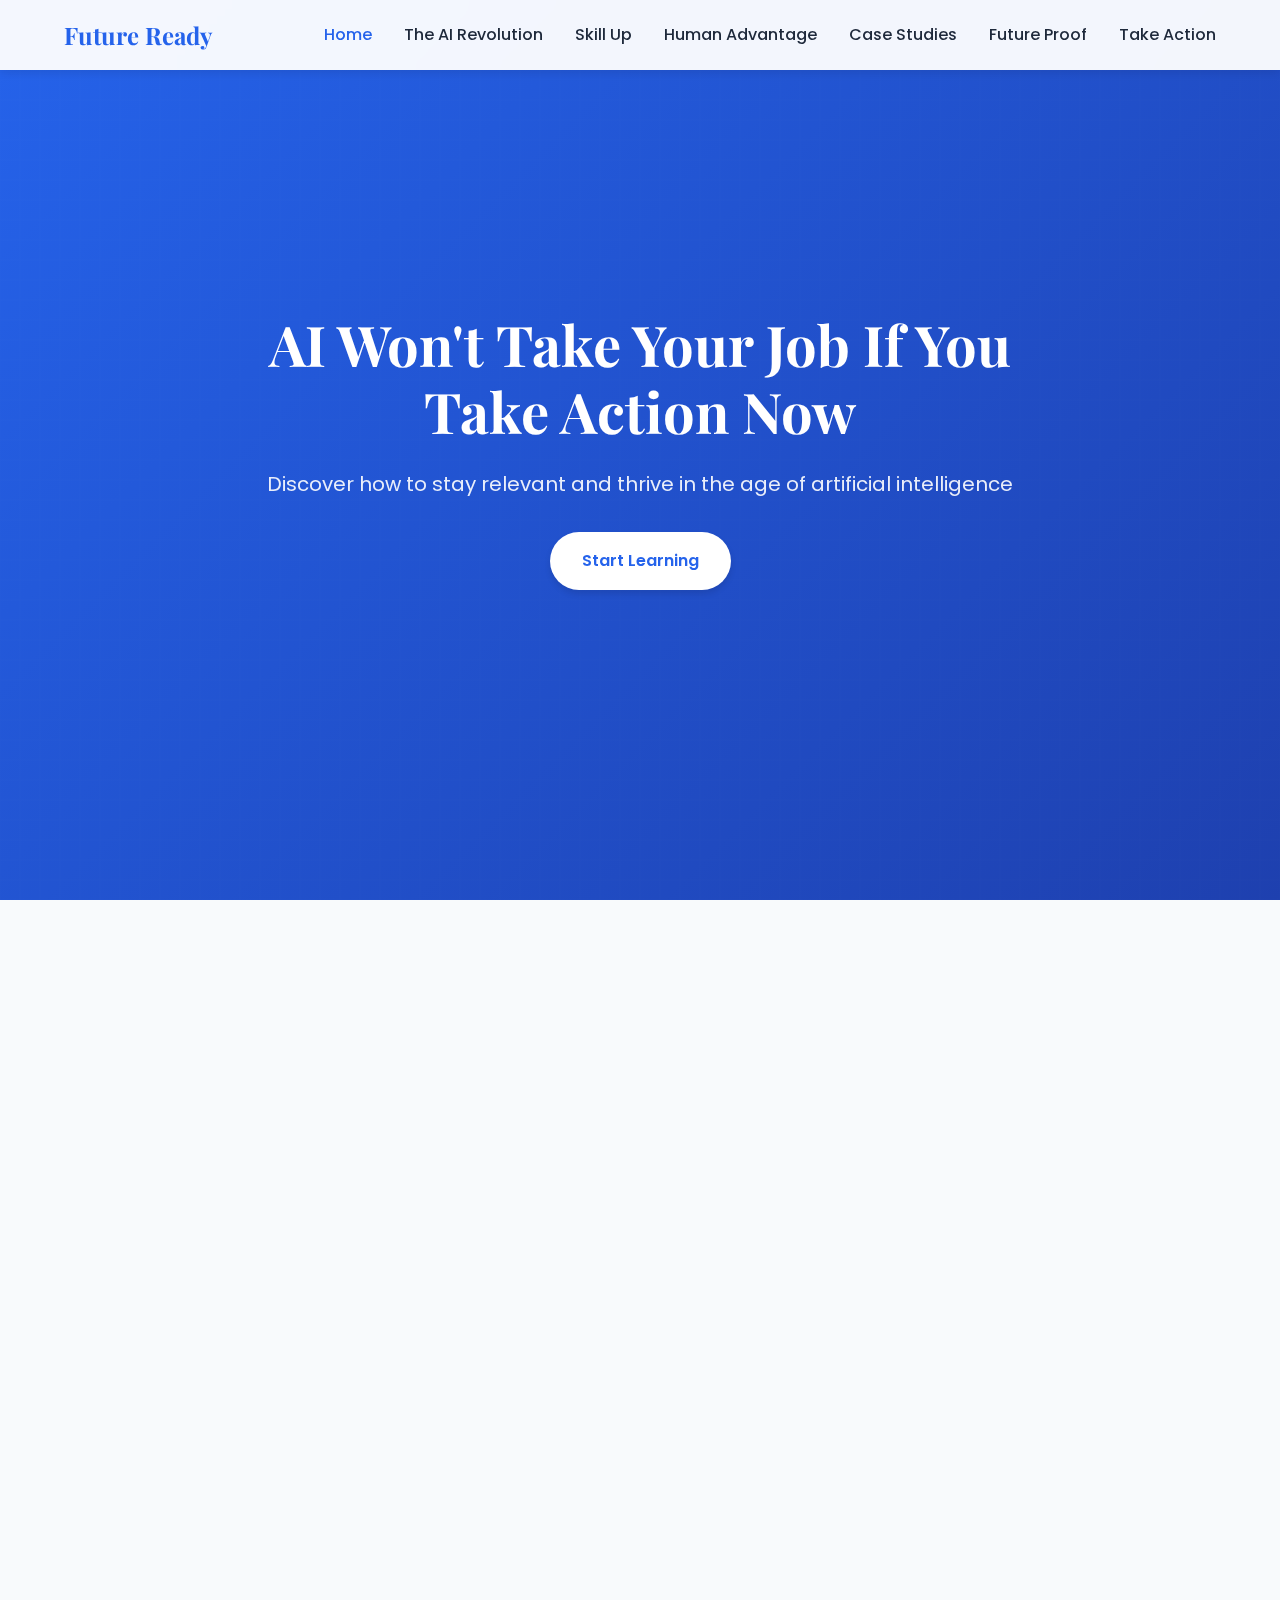
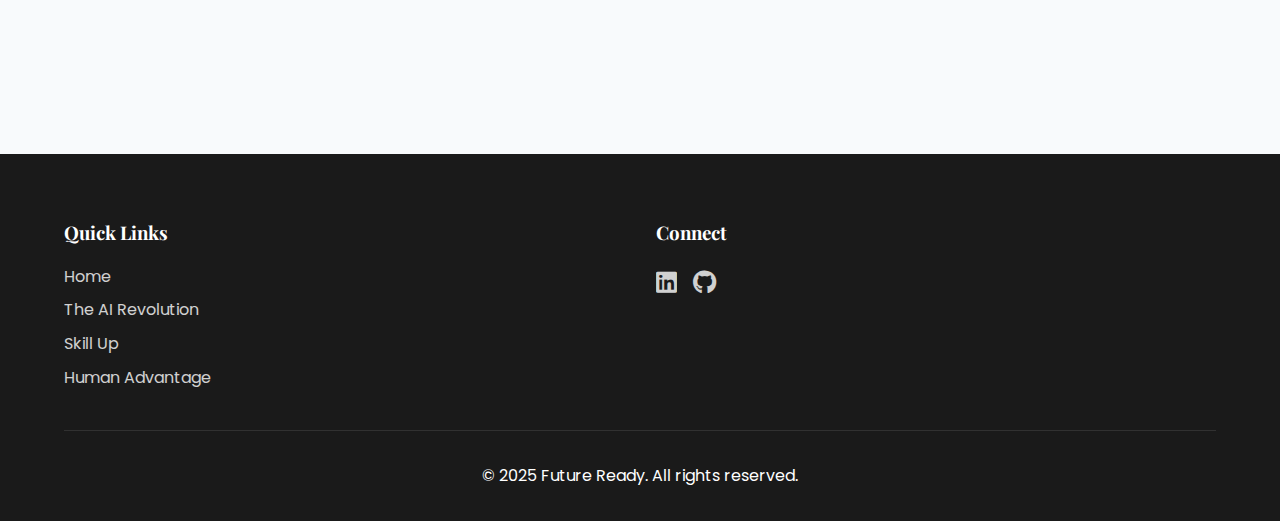
<file: index.html>
<!DOCTYPE html>
<html lang="en">
<head>
    <meta charset="UTF-8">
    <meta name="viewport" content="width=device-width, initial-scale=1.0">
<meta name="google-adsense-account" content="ca-pub-6803433968843382">
    <title>AI & Your Career - Stay Ahead</title>
    <link rel="stylesheet" href="css/style.css">
    <link rel="stylesheet" href="https://cdnjs.cloudflare.com/ajax/libs/font-awesome/6.4.0/css/all.min.css">
    <link href="https://unpkg.com/aos@2.3.1/dist/aos.css" rel="stylesheet">
    <link href="https://fonts.googleapis.com/css2?family=Poppins:wght@300;400;500;600;700&family=Playfair+Display:wght@400;500;600;700&display=swap" rel="stylesheet">
</head>
<body>
    <nav class="navbar">
        <div class="nav-brand">Future Ready</div>
        <div class="nav-toggle" id="navToggle">
            <i class="fas fa-bars"></i>
        </div>
        <ul class="nav-links">
            <li><a href="index.html" class="active">Home</a></li>
            <li><a href="ai-revolution.html">The AI Revolution</a></li>
            <li><a href="skill-up.html">Skill Up</a></li>
            <li><a href="human-advantage.html">Human Advantage</a></li>
            <li><a href="case-studies.html">Case Studies</a></li>
            <li><a href="future-proof.html">Future Proof</a></li>
            <li><a href="take-action.html">Take Action</a></li>
        </ul>
    </nav>

    <header class="hero">
        <div class="hero-content" data-aos="fade-up">
            <h1>AI Won't Take Your Job If You Take Action Now</h1>
            <p>Discover how to stay relevant and thrive in the age of artificial intelligence</p>
            <a href="ai-revolution.html" class="cta-button">Start Learning</a>
        </div>
    </header>

    <main>
        <section class="featured-section" data-aos="fade-up">
            <h2>Why This Matters Now</h2>
            <div class="card-grid">
                <div class="card" data-aos="fade-up" data-aos-delay="100">
                    <i class="fas fa-robot"></i>
                    <h3>AI Evolution</h3>
                    <p>Understanding the rapid advancement of AI and its impact on various industries.</p>
                </div>
                <div class="card" data-aos="fade-up" data-aos-delay="200">
                    <i class="fas fa-brain"></i>
                    <h3>Human Skills</h3>
                    <p>Leveraging uniquely human capabilities that AI cannot replicate.</p>
                </div>
                <div class="card" data-aos="fade-up" data-aos-delay="300">
                    <i class="fas fa-rocket"></i>
                    <h3>Future Proof</h3>
                    <p>Strategies to ensure your skills remain valuable in an AI-driven world.</p>
                </div>
            </div>
        </section>

        <section class="cta-section" data-aos="fade-up">
            <h2>Don't Wait Until It's Too Late</h2>
            <p>The future belongs to those who prepare for it today. Start your journey to becoming future-proof.</p>
            <a href="skill-up.html" class="cta-button">Explore Skills</a>
        </section>
    </main>

    <footer>
        <div class="footer-content">
            <div class="footer-section">
                <h3>Quick Links</h3>
                <ul>
                    <li><a href="index.html">Home</a></li>
                    <li><a href="ai-revolution.html">The AI Revolution</a></li>
                    <li><a href="skill-up.html">Skill Up</a></li>
                    <li><a href="human-advantage.html">Human Advantage</a></li>
                </ul>
            </div>
            <div class="footer-section">
                <h3>Connect</h3>
                <div class="social-links">
                    <a href="https://www.linkedin.com/in/olagunju-alameen-822714355/" target="_blank"><i class="fab fa-linkedin"></i></a>
                    <a href="https://github.com/DammyCodes-all" target="_blank"><i class="fab fa-github"></i></a>
                </div>
            </div>
        </div>
        <div class="footer-bottom">
            <p>&copy; 2025 Future Ready. All rights reserved.</p>
        </div>
    </footer>

    <script src="https://unpkg.com/aos@2.3.1/dist/aos.js"></script>
    <script src="js/main.js"></script>
</body>
</html>
</file>
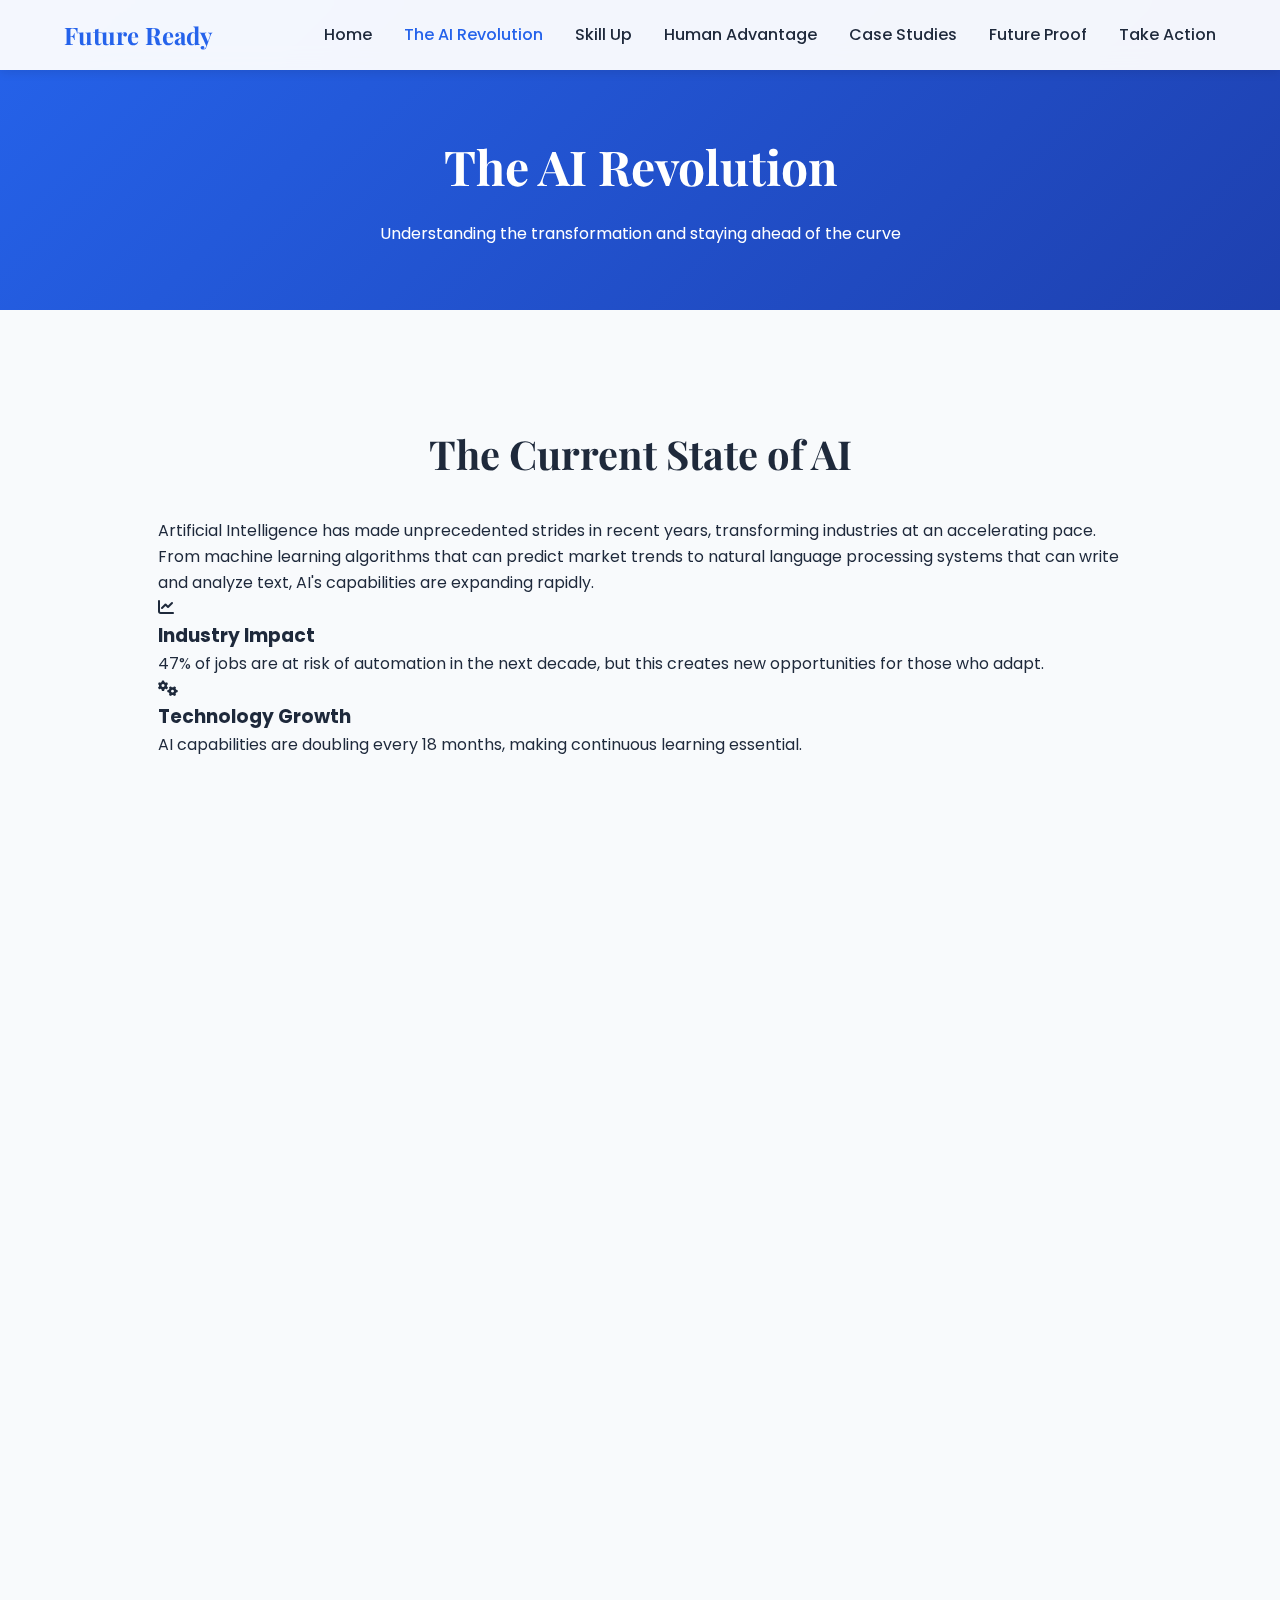
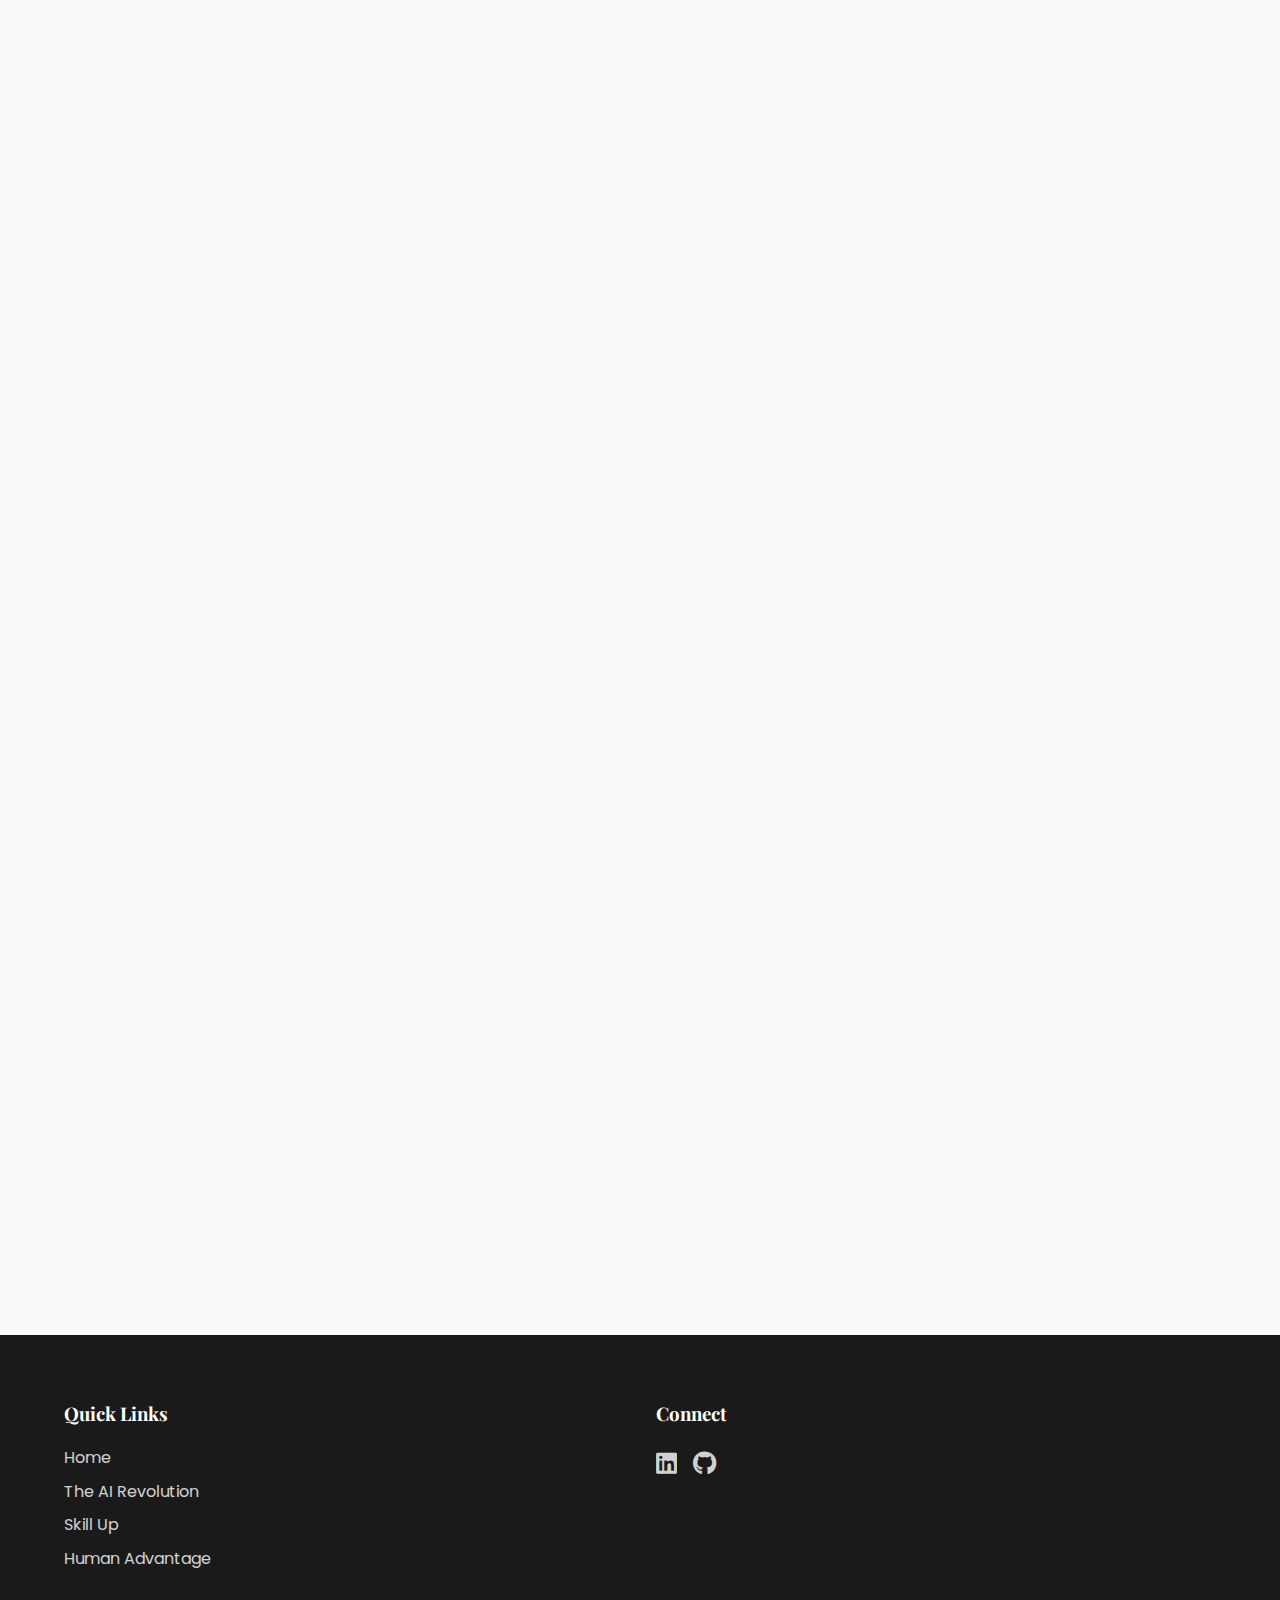
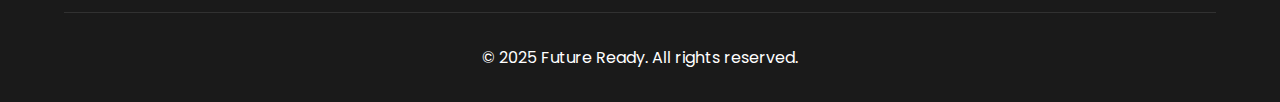
<file: ai-revolution.html>
<!DOCTYPE html>
<html lang="en">
<head>
    <meta charset="UTF-8">
<meta name="google-adsense-account" content="ca-pub-6803433968843382">


    <meta name="viewport" content="width=device-width, initial-scale=1.0">
    <title>The AI Revolution - Future Ready</title>
    <link rel="stylesheet" href="css/style.css">
    <link rel="stylesheet" href="https://cdnjs.cloudflare.com/ajax/libs/font-awesome/6.4.0/css/all.min.css">
    <link href="https://unpkg.com/aos@2.3.1/dist/aos.css" rel="stylesheet">
    <link href="https://fonts.googleapis.com/css2?family=Poppins:wght@300;400;500;600;700&family=Playfair+Display:wght@400;500;600;700&display=swap" rel="stylesheet">
</head>
<body>
    <nav class="navbar">
        <div class="nav-brand">Future Ready</div>
        <div class="nav-toggle" id="navToggle">
            <i class="fas fa-bars"></i>
        </div>
        <ul class="nav-links">
            <li><a href="index.html">Home</a></li>
            <li><a href="ai-revolution.html" class="active">The AI Revolution</a></li>
            <li><a href="skill-up.html">Skill Up</a></li>
            <li><a href="human-advantage.html">Human Advantage</a></li>
            <li><a href="case-studies.html">Case Studies</a></li>
            <li><a href="future-proof.html">Future Proof</a></li>
            <li><a href="take-action.html">Take Action</a></li>
        </ul>
    </nav>
    <header class="page-header">
        <div class="header-content" data-aos="fade-up">
            <h1>The AI Revolution</h1>
            <p>Understanding the transformation and staying ahead of the curve</p>
        </div>
    </header>

    <main class="article-content">
        <section class="content-section" data-aos="fade-up">
            <h2>The Current State of AI</h2>
            <p>Artificial Intelligence has made unprecedented strides in recent years, transforming industries at an accelerating pace. From machine learning algorithms that can predict market trends to natural language processing systems that can write and analyze text, AI's capabilities are expanding rapidly.</p>
            
            <div class="info-grid">
                <div class="info-card" data-aos="fade-up">
                    <i class="fas fa-chart-line"></i>
                    <h3>Industry Impact</h3>
                    <p>47% of jobs are at risk of automation in the next decade, but this creates new opportunities for those who adapt.</p>
                </div>
                <div class="info-card" data-aos="fade-up" data-aos-delay="100">
                    <i class="fas fa-cogs"></i>
                    <h3>Technology Growth</h3>
                    <p>AI capabilities are doubling every 18 months, making continuous learning essential.</p>
                </div>
            </div>
        </section>

        <section class="content-section" data-aos="fade-up">
            <h2>Key Areas of Disruption</h2>
            <div class="disruption-areas">
                <article class="area-card">
                    <h3><i class="fas fa-calculator"></i> Data Analysis</h3>
                    <p>AI systems can process vast amounts of data faster than humans, but they need human insight to make strategic decisions.</p>
                </article>
                <article class="area-card">
                    <h3><i class="fas fa-keyboard"></i> Content Creation</h3>
                    <p>While AI can generate content, human creativity and emotional intelligence remain crucial for compelling storytelling.</p>
                </article>
                <article class="area-card">
                    <h3><i class="fas fa-users"></i> Customer Service</h3>
                    <p>Chatbots handle basic queries, but complex problem-solving and empathy require human touch.</p>
                </article>
            </div>
        </section>

        <section class="content-section" data-aos="fade-up">
            <h2>The Human Element</h2>
            <p>Despite AI's capabilities, human skills like critical thinking, emotional intelligence, and creative problem-solving remain irreplaceable. The key is not to compete with AI, but to complement it.</p>
            
            <div class="quote-box">
                <blockquote>
                    "The future belongs to those who learn to dance with AI, not those who fight against it."
                </blockquote>
                <cite>- Industry Expert</cite>
            </div>
        </section>

        <section class="action-section" data-aos="fade-up">
            <h2>What Can You Do?</h2>
            <div class="action-steps">
                <div class="step">
                    <span class="step-number">1</span>
                    <h3>Understand AI's Capabilities</h3>
                    <p>Learn what AI can and cannot do in your field</p>
                </div>
                <div class="step">
                    <span class="step-number">2</span>
                    <h3>Identify Your Unique Value</h3>
                    <p>Focus on developing skills that AI cannot easily replicate</p>
                </div>
                <div class="step">
                    <span class="step-number">3</span>
                    <h3>Adapt and Learn</h3>
                    <p>Continuously update your skills and knowledge</p>
                </div>
            </div>
        </section>

        <section class="cta-section" data-aos="fade-up">
            <h2>Ready to Take Action?</h2>
            <p>Discover specific strategies to future-proof your career</p>
            <a href="skill-up.html" class="cta-button">Explore Skills</a>
        </section>
    </main>

    <footer>
        <div class="footer-content">
            <div class="footer-section">
                <h3>Quick Links</h3>
                <ul>
                    <li><a href="index.html">Home</a></li>
                    <li><a href="ai-revolution.html">The AI Revolution</a></li>
                    <li><a href="skill-up.html">Skill Up</a></li>
                    <li><a href="human-advantage.html">Human Advantage</a></li>
                </ul>
            </div>
            <div class="footer-section">
                <h3>Connect</h3>
                <div class="social-links">
                    <a href="https://www.linkedin.com/in/olagunju-alameen-822714355/" target="_blank"><i class="fab fa-linkedin"></i></a>
                    <a href="https://github.com/DammyCodes-all" target="_blank"><i class="fab fa-github"></i></a>
                </div>
            </div>
        </div>
        <div class="footer-bottom">
            <p>&copy; 2025 Future Ready. All rights reserved.</p>
        </div>
    </footer>

    <script src="https://unpkg.com/aos@2.3.1/dist/aos.js"></script>
    <script src="js/main.js"></script>
</body>
</html>
</file>
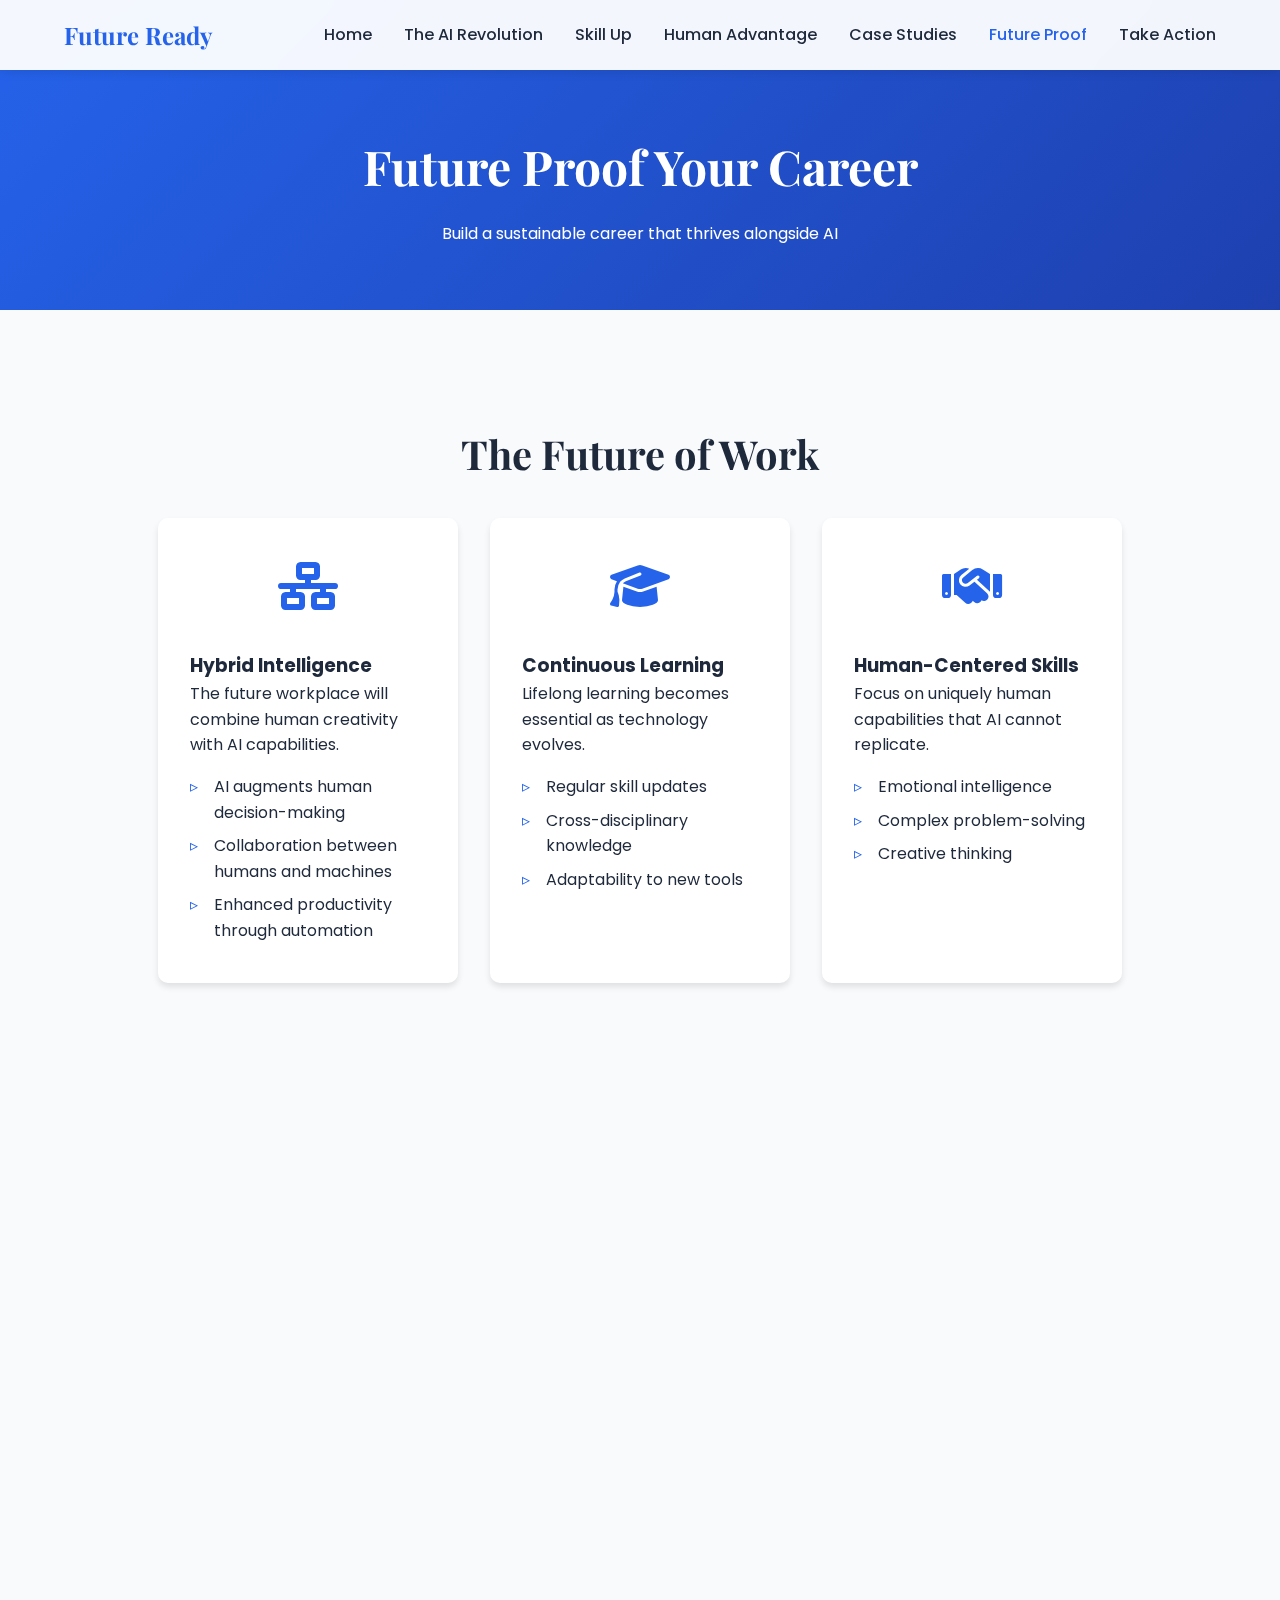
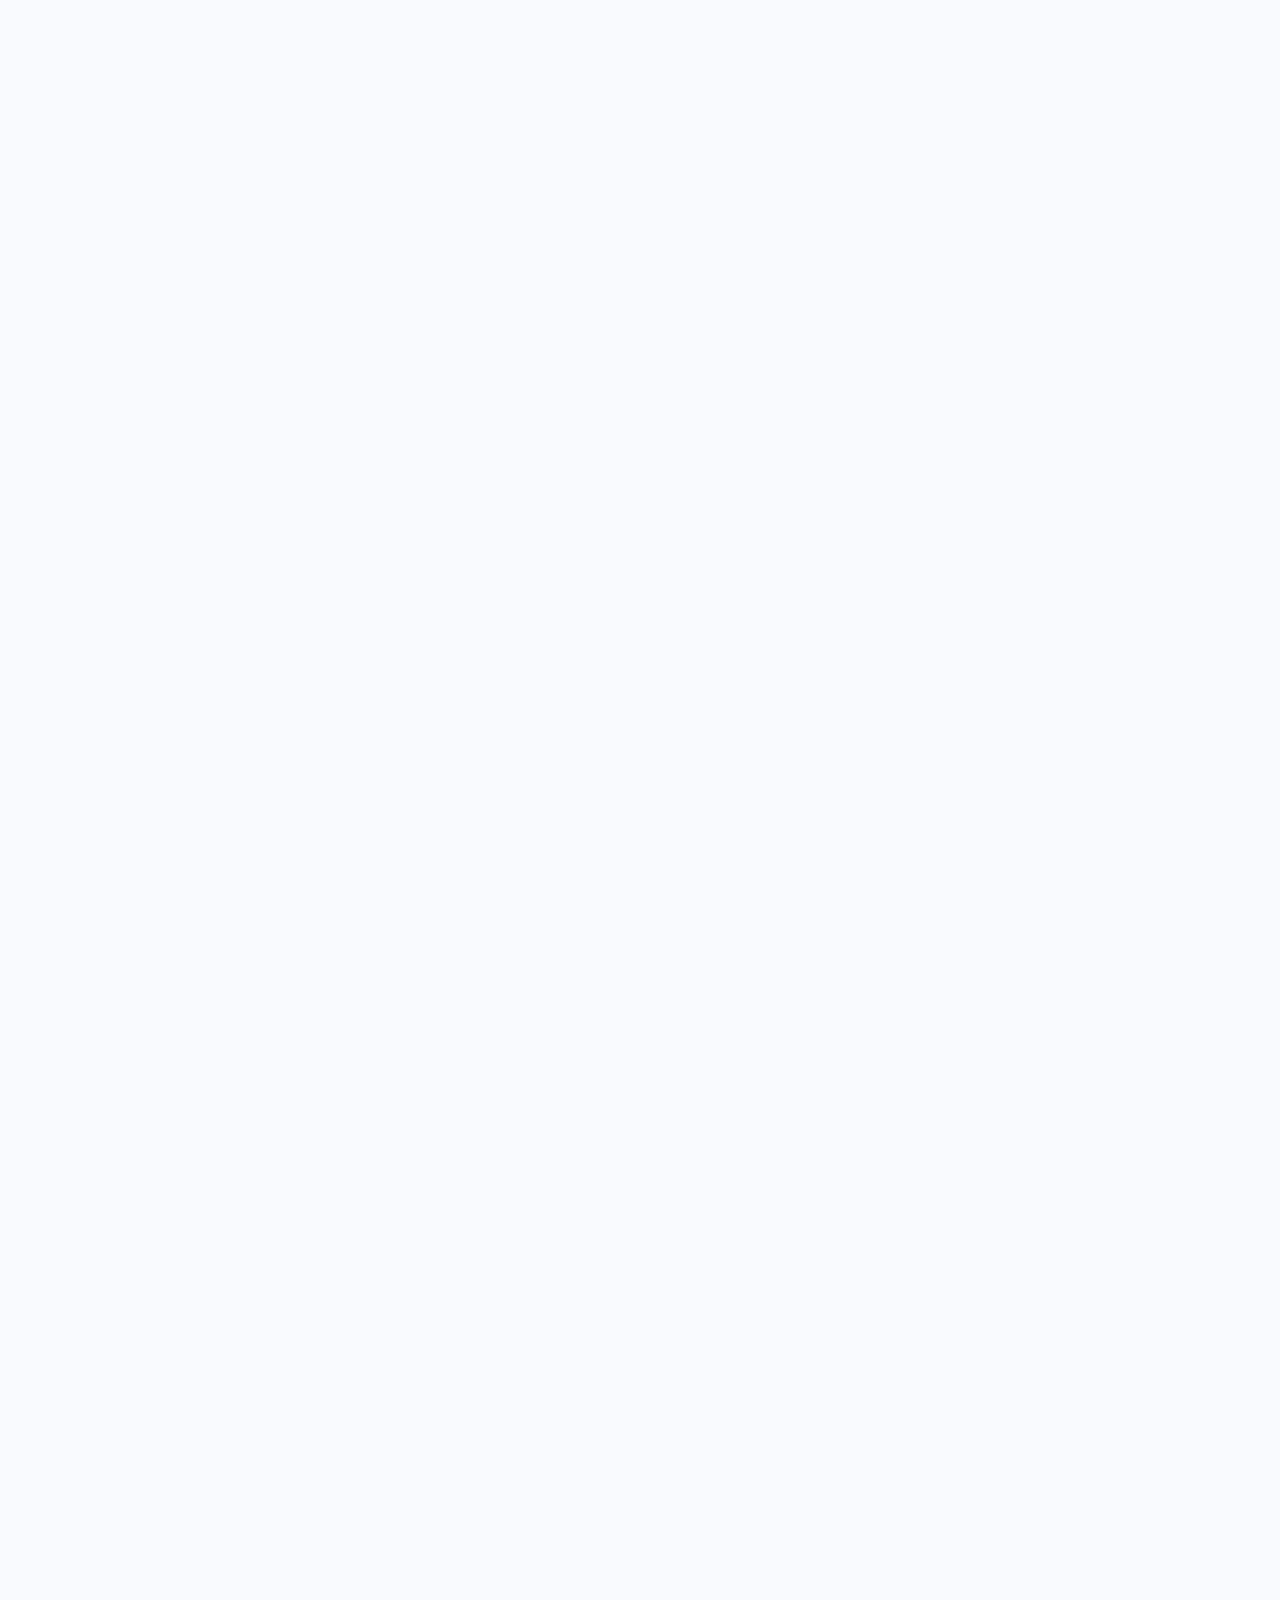
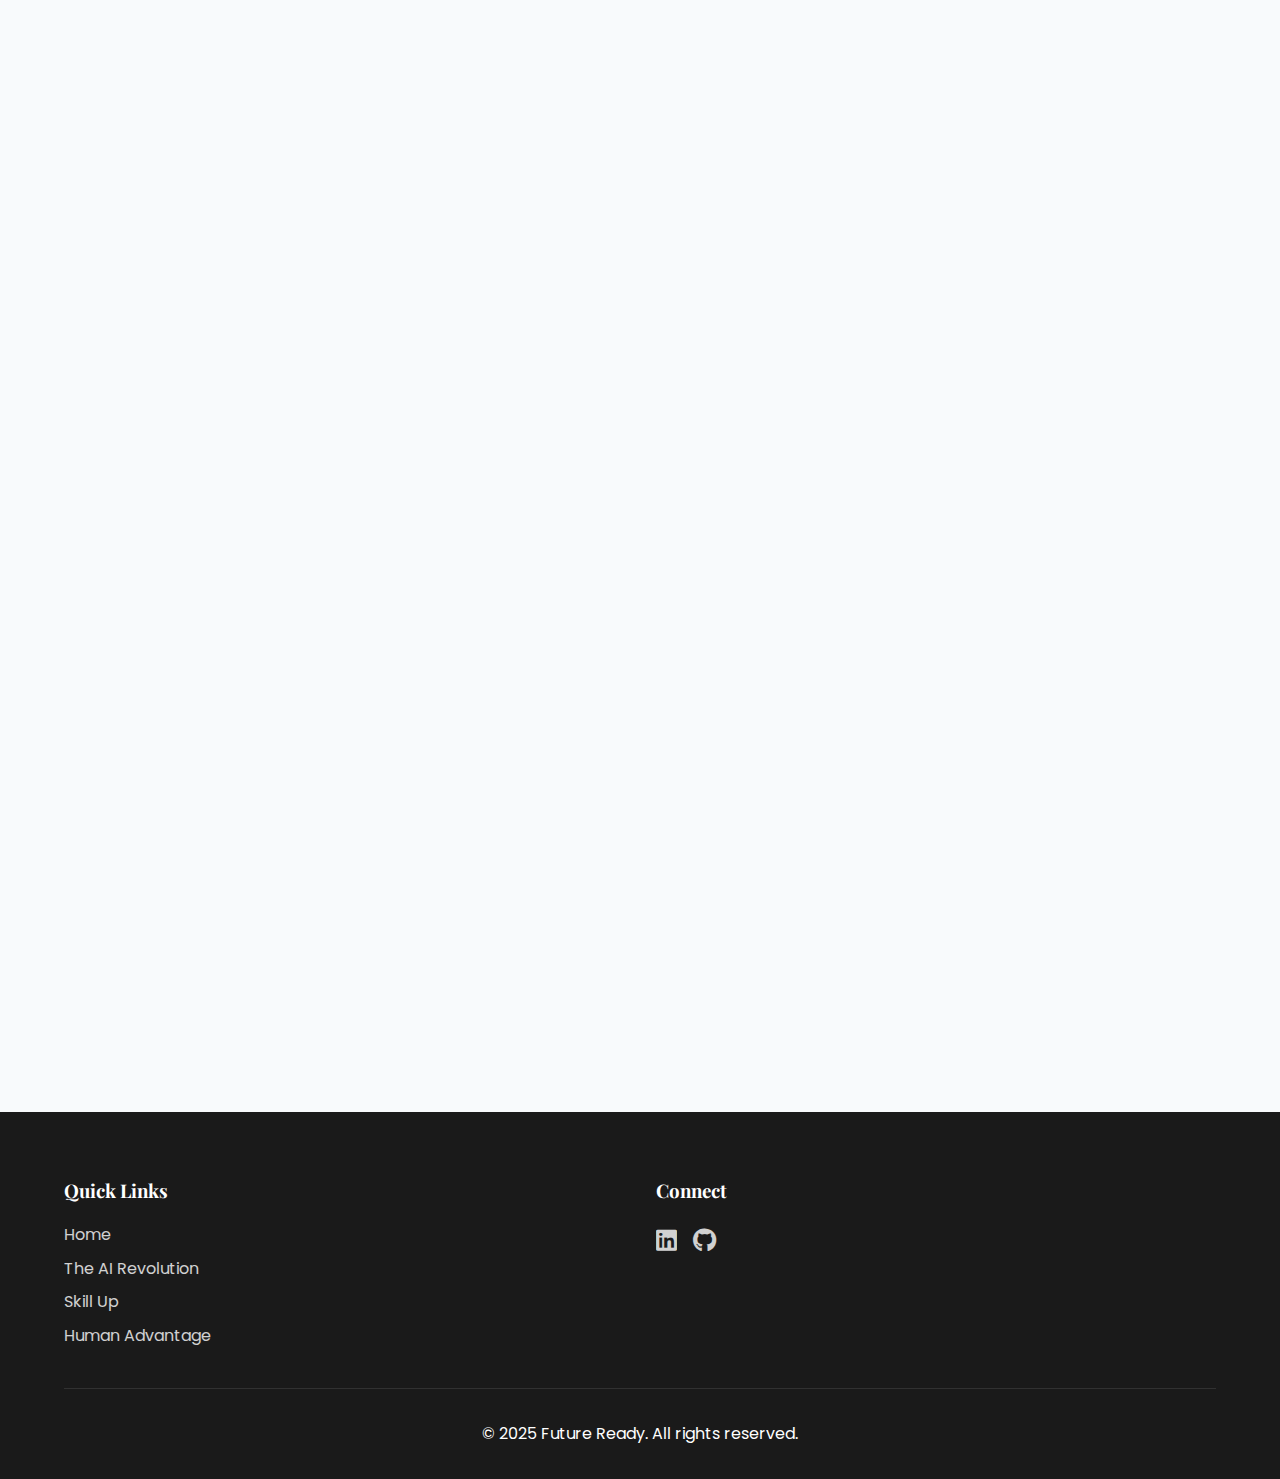
<file: future-proof.html>
<!DOCTYPE html>
<html lang="en">
<head>
    <meta charset="UTF-8">
<meta name="google-adsense-account" content="ca-pub-6803433968843382">


    <meta name="viewport" content="width=device-width, initial-scale=1.0">
    <title>Future Proof Your Career - Future Ready</title>
    <link rel="stylesheet" href="css/style.css">
    <link rel="stylesheet" href="https://cdnjs.cloudflare.com/ajax/libs/font-awesome/6.4.0/css/all.min.css">
    <link href="https://unpkg.com/aos@2.3.1/dist/aos.css" rel="stylesheet">
    <link href="https://fonts.googleapis.com/css2?family=Poppins:wght@300;400;500;600;700&family=Playfair+Display:wght@400;500;600;700&display=swap" rel="stylesheet">
</head>
<body>
    <nav class="navbar">
        <div class="nav-brand">Future Ready</div>
        <div class="nav-toggle" id="navToggle">
            <i class="fas fa-bars"></i>
        </div>
        <ul class="nav-links">
            <li><a href="index.html">Home</a></li>
            <li><a href="ai-revolution.html">The AI Revolution</a></li>
            <li><a href="skill-up.html">Skill Up</a></li>
            <li><a href="human-advantage.html">Human Advantage</a></li>
            <li><a href="case-studies.html">Case Studies</a></li>
            <li><a href="future-proof.html" class="active">Future Proof</a></li>
            <li><a href="take-action.html">Take Action</a></li>
        </ul>
    </nav>

    <header class="page-header">
        <div class="header-content" data-aos="fade-up">
            <h1>Future Proof Your Career</h1>
            <p>Build a sustainable career that thrives alongside AI</p>
        </div>
    </header>

    <main class="article-content">
        <section class="content-section" data-aos="fade-up">
            <h2>The Future of Work</h2>
            <div class="future-trends">
                <div class="trend-card" data-aos="fade-up">
                    <div class="trend-icon">
                        <i class="fas fa-network-wired"></i>
                    </div>
                    <h3>Hybrid Intelligence</h3>
                    <p>The future workplace will combine human creativity with AI capabilities.</p>
                    <ul class="trend-points">
                        <li>AI augments human decision-making</li>
                        <li>Collaboration between humans and machines</li>
                        <li>Enhanced productivity through automation</li>
                    </ul>
                </div>

                <div class="trend-card" data-aos="fade-up" data-aos-delay="100">
                    <div class="trend-icon">
                        <i class="fas fa-graduation-cap"></i>
                    </div>
                    <h3>Continuous Learning</h3>
                    <p>Lifelong learning becomes essential as technology evolves.</p>
                    <ul class="trend-points">
                        <li>Regular skill updates</li>
                        <li>Cross-disciplinary knowledge</li>
                        <li>Adaptability to new tools</li>
                    </ul>
                </div>

                <div class="trend-card" data-aos="fade-up" data-aos-delay="200">
                    <div class="trend-icon">
                        <i class="fas fa-handshake"></i>
                    </div>
                    <h3>Human-Centered Skills</h3>
                    <p>Focus on uniquely human capabilities that AI cannot replicate.</p>
                    <ul class="trend-points">
                        <li>Emotional intelligence</li>
                        <li>Complex problem-solving</li>
                        <li>Creative thinking</li>
                    </ul>
                </div>
            </div>
        </section>

        <section class="content-section roadmap-section" data-aos="fade-up">
            <h2>Your Future-Proofing Roadmap</h2>
            <div class="roadmap">
                <div class="roadmap-step">
                    <div class="step-header">
                        <span class="step-number">1</span>
                        <h3>Assess Your Current Position</h3>
                    </div>
                    <div class="step-content">
                        <p>Evaluate your current skills and identify areas where AI might impact your role.</p>
                        <div class="action-items">
                            <h4>Action Items:</h4>
                            <ul>
                                <li>Analyze your job responsibilities</li>
                                <li>Identify automatable tasks</li>
                                <li>List your unique human strengths</li>
                            </ul>
                        </div>
                    </div>
                </div>

                <div class="roadmap-step">
                    <div class="step-header">
                        <span class="step-number">2</span>
                        <h3>Develop Future Skills</h3>
                    </div>
                    <div class="step-content">
                        <p>Focus on skills that will remain valuable as AI technology advances.</p>
                        <div class="action-items">
                            <h4>Action Items:</h4>
                            <ul>
                                <li>Learn AI collaboration tools</li>
                                <li>Strengthen interpersonal skills</li>
                                <li>Study emerging industry trends</li>
                            </ul>
                        </div>
                    </div>
                </div>

                <div class="roadmap-step">
                    <div class="step-header">
                        <span class="step-number">3</span>
                        <h3>Build Your Brand</h3>
                    </div>
                    <div class="step-content">
                        <p>Establish yourself as a thought leader in your field.</p>
                        <div class="action-items">
                            <h4>Action Items:</h4>
                            <ul>
                                <li>Create valuable content</li>
                                <li>Network with industry leaders</li>
                                <li>Share your expertise</li>
                            </ul>
                        </div>
                    </div>
                </div>
            </div>
        </section>

        <section class="content-section success-metrics" data-aos="fade-up">
            <h2>Measuring Your Progress</h2>
            <div class="metrics-grid">
                <div class="metric-card">
                    <div class="metric-icon">
                        <i class="fas fa-chart-line"></i>
                    </div>
                    <h3>Skill Development</h3>
                    <ul class="metric-points">
                        <li>Track new skills acquired</li>
                        <li>Monitor learning progress</li>
                        <li>Set measurable goals</li>
                    </ul>
                </div>
                <div class="metric-card">
                    <div class="metric-icon">
                        <i class="fas fa-users"></i>
                    </div>
                    <h3>Network Growth</h3>
                    <ul class="metric-points">
                        <li>Professional connections made</li>
                        <li>Collaboration opportunities</li>
                        <li>Industry recognition</li>
                    </ul>
                </div>
                <div class="metric-card">
                    <div class="metric-icon">
                        <i class="fas fa-bullseye"></i>
                    </div>
                    <h3>Career Advancement</h3>
                    <ul class="metric-points">
                        <li>Role evolution</li>
                        <li>Responsibility increase</li>
                        <li>Value contribution</li>
                    </ul>
                </div>
            </div>
        </section>

        <section class="content-section tools-section" data-aos="fade-up">
            <h2>Essential Tools for Future-Proofing</h2>
            <div class="tools-grid">
                <div class="tool-card">
                    <h3>Learning Platforms</h3>
                    <ul>
                        <li>Coursera</li>
                        <li>LinkedIn Learning</li>
                        <li>Udemy</li>
                        <li>EdX</li>
                    </ul>
                </div>
                <div class="tool-card">
                    <h3>AI Collaboration Tools</h3>
                    <ul>
                        <li>OpenAI API</li>
                        <li>Google AI Platform</li>
                        <li>Microsoft Azure AI</li>
                        <li>IBM Watson</li>
                    </ul>
                </div>
                <div class="tool-card">
                    <h3>Professional Networks</h3>
                    <ul>
                        <li>LinkedIn</li>
                        <li>Industry Forums</li>
                        <li>Professional Associations</li>
                        <li>Online Communities</li>
                    </ul>
                </div>
            </div>
        </section>

        <section class="cta-section" data-aos="fade-up">
            <h2>Ready to Take Action?</h2>
            <p>Start implementing your future-proofing strategy today</p>
            <a href="take-action.html" class="cta-button">Begin Your Journey</a>
        </section>
    </main>

    <footer>
        <div class="footer-content">
            <div class="footer-section">
                <h3>Quick Links</h3>
                <ul>
                    <li><a href="index.html">Home</a></li>
                    <li><a href="ai-revolution.html">The AI Revolution</a></li>
                    <li><a href="skill-up.html">Skill Up</a></li>
                    <li><a href="human-advantage.html">Human Advantage</a></li>
                </ul>
            </div>
            <div class="footer-section">
                <h3>Connect</h3>
                <div class="social-links">
                    <a href="https://www.linkedin.com/in/olagunju-alameen-822714355/" target="_blank"><i class="fab fa-linkedin"></i></a>
                    <a href="https://github.com/DammyCodes-all" target="_blank"><i class="fab fa-github"></i></a>
                </div>
            </div>
        </div>
        <div class="footer-bottom">
            <p>&copy; 2025 Future Ready. All rights reserved.</p>
        </div>
    </footer>

    <script src="https://unpkg.com/aos@2.3.1/dist/aos.js"></script>
    <script src="js/main.js"></script>
</body>
</html>
</file>
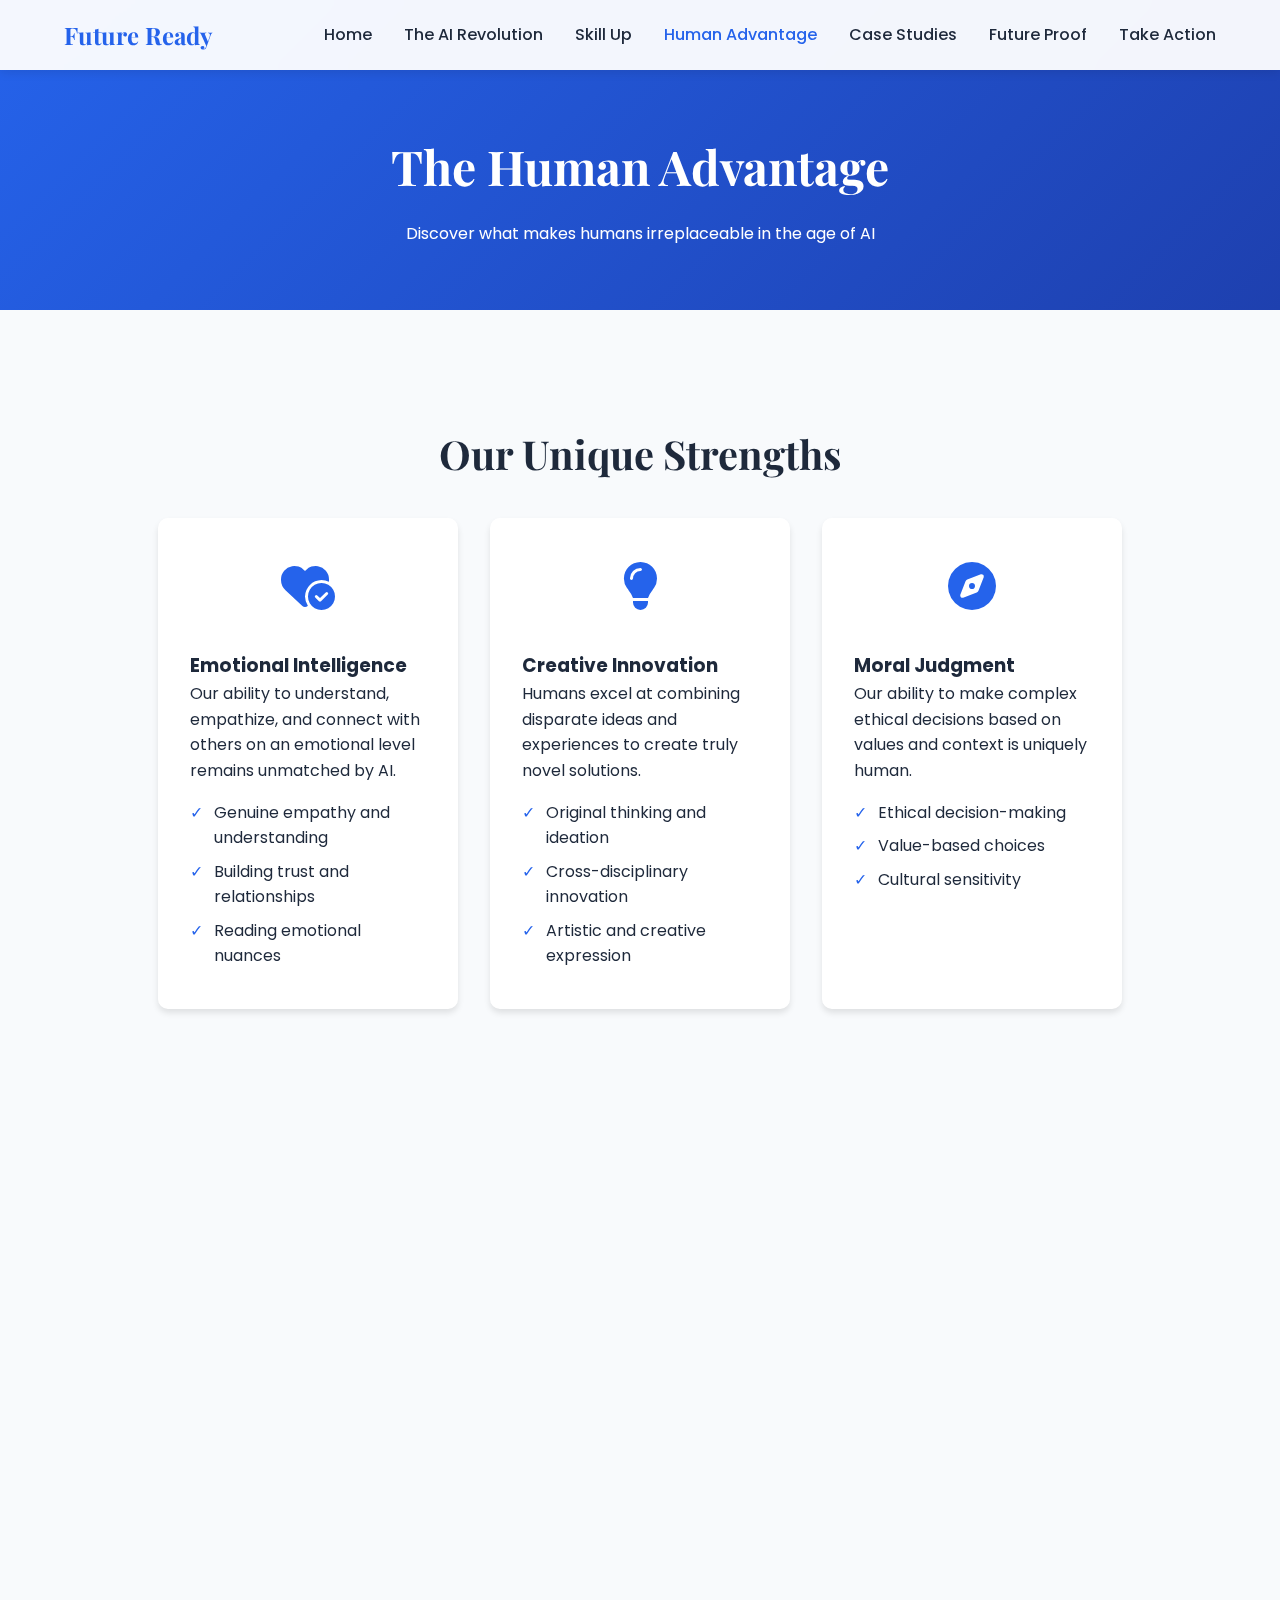
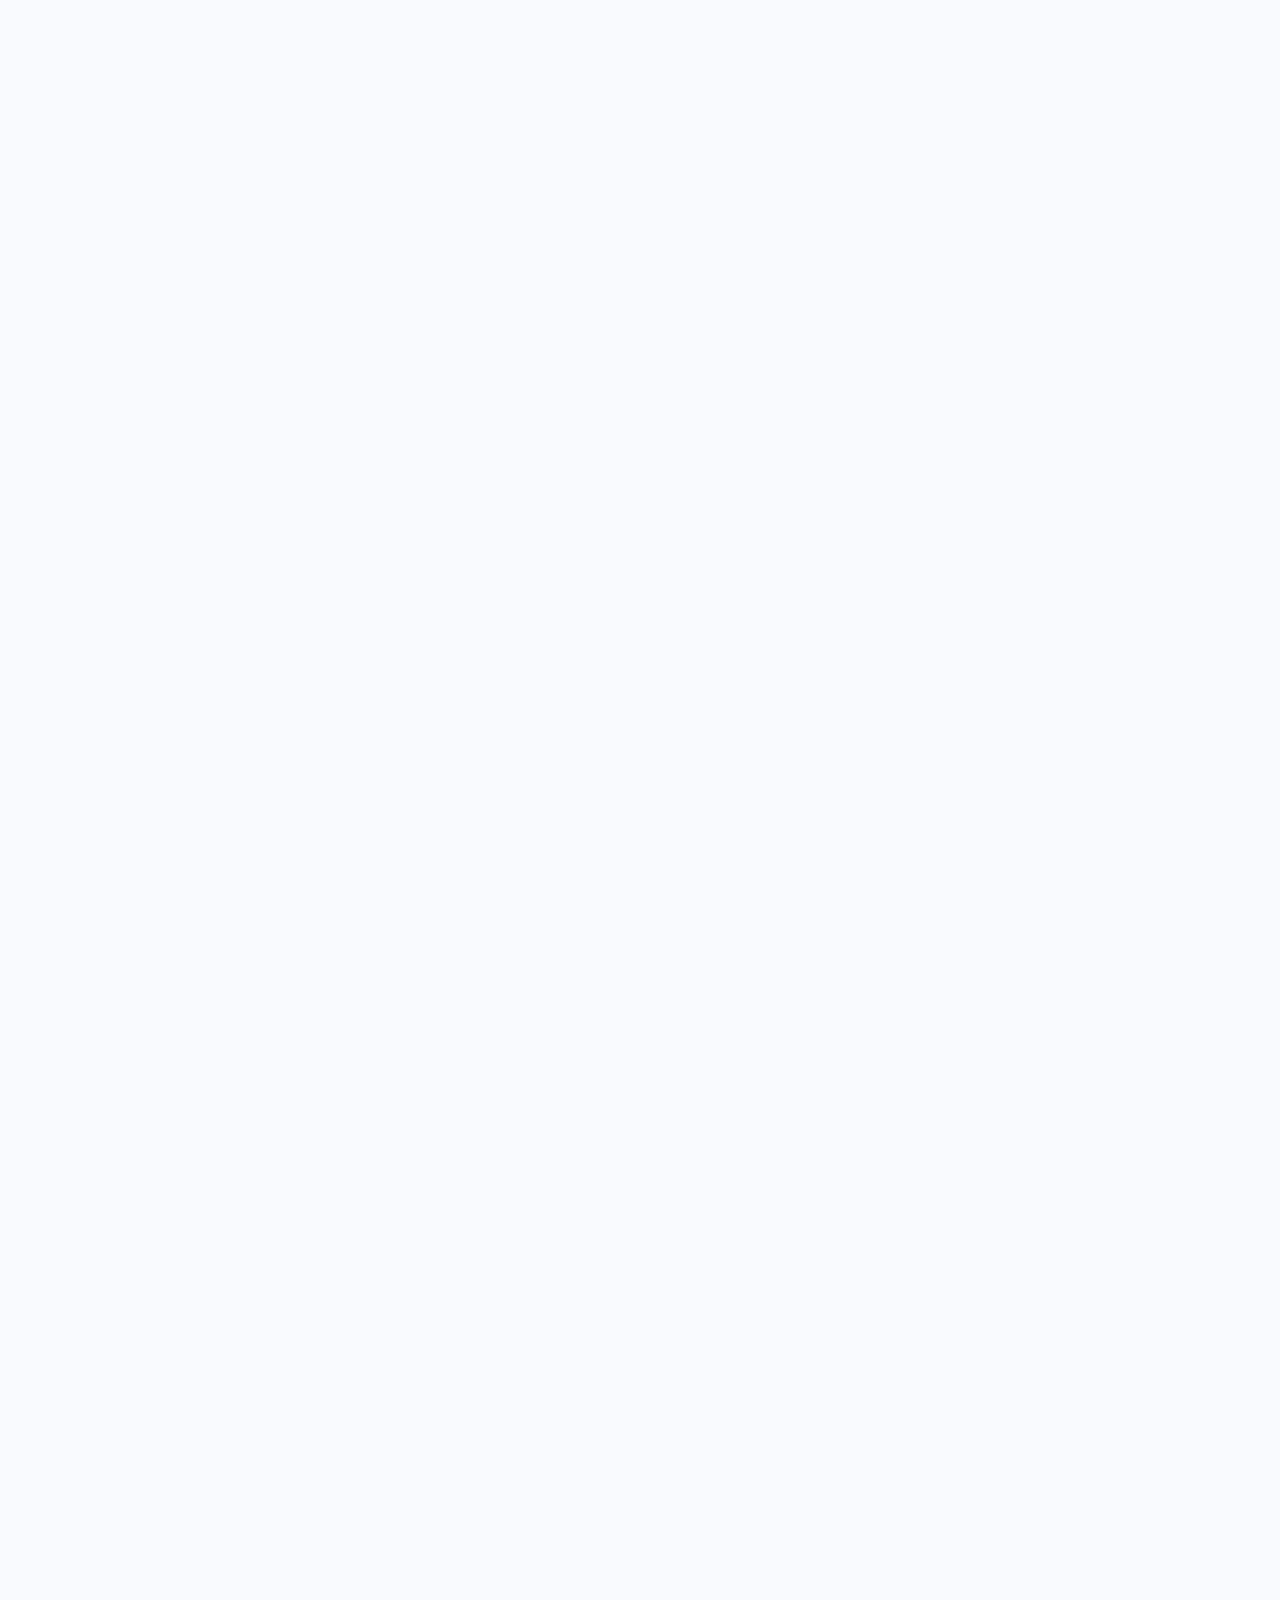
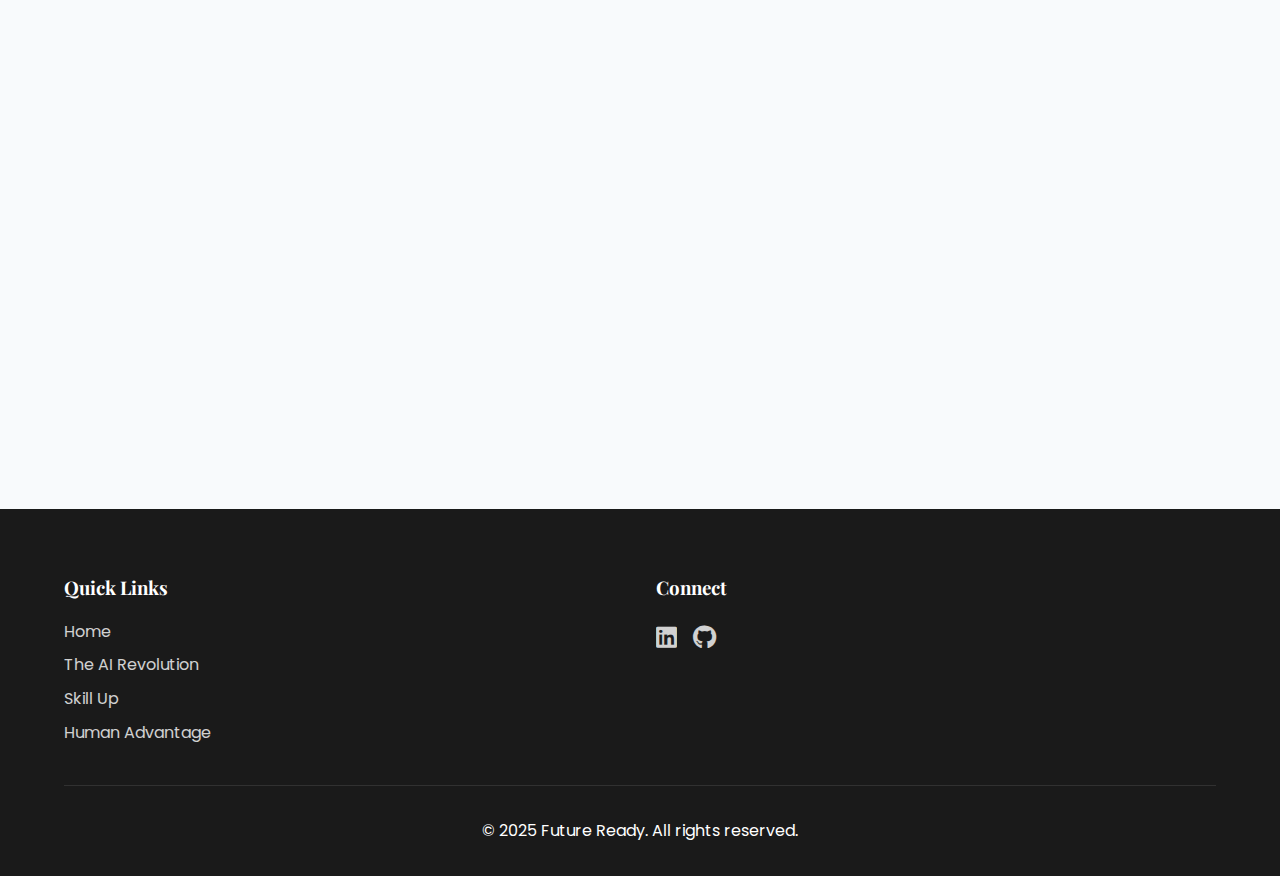
<file: human-advantage.html>
<!DOCTYPE html>
<html lang="en">
<head>
    <meta charset="UTF-8">
<meta name="google-adsense-account" content="ca-pub-6803433968843382">


    <meta name="viewport" content="width=device-width, initial-scale=1.0">
    <title>The Human Advantage - Future Ready</title>
    <link rel="stylesheet" href="css/style.css">
    <link rel="stylesheet" href="https://cdnjs.cloudflare.com/ajax/libs/font-awesome/6.4.0/css/all.min.css">
    <link href="https://unpkg.com/aos@2.3.1/dist/aos.css" rel="stylesheet">
    <link href="https://fonts.googleapis.com/css2?family=Poppins:wght@300;400;500;600;700&family=Playfair+Display:wght@400;500;600;700&display=swap" rel="stylesheet">
</head>
<body>
    <nav class="navbar">
        <div class="nav-brand">Future Ready</div>
        <div class="nav-toggle" id="navToggle">
            <i class="fas fa-bars"></i>
        </div>
        <ul class="nav-links">
            <li><a href="index.html">Home</a></li>
            <li><a href="ai-revolution.html">The AI Revolution</a></li>
            <li><a href="skill-up.html">Skill Up</a></li>
            <li><a href="human-advantage.html" class="active">Human Advantage</a></li>
            <li><a href="case-studies.html">Case Studies</a></li>
            <li><a href="future-proof.html">Future Proof</a></li>
            <li><a href="take-action.html">Take Action</a></li>
        </ul>
    </nav>

    <header class="page-header">
        <div class="header-content" data-aos="fade-up">
            <h1>The Human Advantage</h1>
            <p>Discover what makes humans irreplaceable in the age of AI</p>
        </div>
    </header>

    <main class="article-content">
        <section class="content-section" data-aos="fade-up">
            <h2>Our Unique Strengths</h2>
            <div class="advantage-grid">
                <div class="advantage-card" data-aos="fade-up">
                    <div class="advantage-icon">
                        <i class="fas fa-heart-circle-check"></i>
                    </div>
                    <h3>Emotional Intelligence</h3>
                    <p>Our ability to understand, empathize, and connect with others on an emotional level remains unmatched by AI.</p>
                    <ul class="advantage-points">
                        <li>Genuine empathy and understanding</li>
                        <li>Building trust and relationships</li>
                        <li>Reading emotional nuances</li>
                    </ul>
                </div>

                <div class="advantage-card" data-aos="fade-up" data-aos-delay="100">
                    <div class="advantage-icon">
                        <i class="fas fa-lightbulb"></i>
                    </div>
                    <h3>Creative Innovation</h3>
                    <p>Humans excel at combining disparate ideas and experiences to create truly novel solutions.</p>
                    <ul class="advantage-points">
                        <li>Original thinking and ideation</li>
                        <li>Cross-disciplinary innovation</li>
                        <li>Artistic and creative expression</li>
                    </ul>
                </div>

                <div class="advantage-card" data-aos="fade-up" data-aos-delay="200">
                    <div class="advantage-icon">
                        <i class="fas fa-compass"></i>
                    </div>
                    <h3>Moral Judgment</h3>
                    <p>Our ability to make complex ethical decisions based on values and context is uniquely human.</p>
                    <ul class="advantage-points">
                        <li>Ethical decision-making</li>
                        <li>Value-based choices</li>
                        <li>Cultural sensitivity</li>
                    </ul>
                </div>
            </div>
        </section>

        <section class="content-section comparison-section" data-aos="fade-up">
            <h2>Human vs AI: A Complementary Relationship</h2>
            <div class="comparison-table">
                <div class="comparison-row">
                    <div class="human-side">
                        <h3>Human Strengths</h3>
                        <ul>
                            <li>Emotional understanding</li>
                            <li>Creative problem-solving</li>
                            <li>Complex decision-making</li>
                            <li>Adaptability to new situations</li>
                            <li>Strategic thinking</li>
                        </ul>
                    </div>
                    <div class="ai-side">
                        <h3>AI Capabilities</h3>
                        <ul>
                            <li>Data processing</li>
                            <li>Pattern recognition</li>
                            <li>Repetitive tasks</li>
                            <li>Computational speed</li>
                            <li>Consistency</li>
                        </ul>
                    </div>
                </div>
            </div>
        </section>

        <section class="content-section testimonials" data-aos="fade-up">
            <h2>Real People, Real Advantages</h2>
            <div class="testimonial-grid">
                <div class="testimonial-card">
                    <div class="testimonial-content">
                        <blockquote>
                            "While AI helps me analyze data faster, my ability to understand client needs on a personal level is what truly sets me apart."
                        </blockquote>
                        <cite>- Sarah Chen, Financial Advisor</cite>
                    </div>
                </div>
                <div class="testimonial-card">
                    <div class="testimonial-content">
                        <blockquote>
                            "Our human creativity and emotional intelligence allow us to design solutions that resonate with people on a deeper level."
                        </blockquote>
                        <cite>- Marcus Rodriguez, UX Designer</cite>
                    </div>
                </div>
                <div class="testimonial-card">
                    <div class="testimonial-content">
                        <blockquote>
                            "The combination of human insight and AI capabilities has made our team stronger, not replaceable."
                        </blockquote>
                        <cite>- Dr. Emily Patel, Research Director</cite>
                    </div>
                </div>
            </div>
        </section>

        <section class="content-section action-steps" data-aos="fade-up">
            <h2>Leveraging Your Human Advantage</h2>
            <div class="steps-container">
                <div class="step-item">
                    <span class="step-number">1</span>
                    <div class="step-content">
                        <h3>Identify Your Unique Strengths</h3>
                        <p>Take time to recognize and develop your distinctly human capabilities.</p>
                    </div>
                </div>
                <div class="step-item">
                    <span class="step-number">2</span>
                    <div class="step-content">
                        <h3>Combine with AI</h3>
                        <p>Learn to use AI tools to enhance your natural abilities, not replace them.</p>
                    </div>
                </div>
                <div class="step-item">
                    <span class="step-number">3</span>
                    <div class="step-content">
                        <h3>Focus on Growth</h3>
                        <p>Continuously develop skills that machines cannot easily replicate.</p>
                    </div>
                </div>
            </div>
        </section>

        <section class="cta-section" data-aos="fade-up">
            <h2>Ready to Maximize Your Human Potential?</h2>
            <p>Learn how to combine your unique human advantages with AI capabilities</p>
            <a href="future-proof.html" class="cta-button">Future Proof Your Career</a>
        </section>
    </main>

    <footer>
        <div class="footer-content">
            <div class="footer-section">
                <h3>Quick Links</h3>
                <ul>
                    <li><a href="index.html">Home</a></li>
                    <li><a href="ai-revolution.html">The AI Revolution</a></li>
                    <li><a href="skill-up.html">Skill Up</a></li>
                    <li><a href="human-advantage.html">Human Advantage</a></li>
                </ul>
            </div>
            <div class="footer-section">
                <h3>Connect</h3>
                <div class="social-links">
                    <a href="https://www.linkedin.com/in/olagunju-alameen-822714355/" target="_blank"><i class="fab fa-linkedin"></i></a>
                    <a href="https://github.com/DammyCodes-all" target="_blank"><i class="fab fa-github"></i></a>
                </div>
            </div>
        </div>
        <div class="footer-bottom">
            <p>&copy; 2025 Future Ready. All rights reserved.</p>
        </div>
    </footer>

    <script src="https://unpkg.com/aos@2.3.1/dist/aos.js"></script>
    <script src="js/main.js"></script>
</body>
</html>
</file>
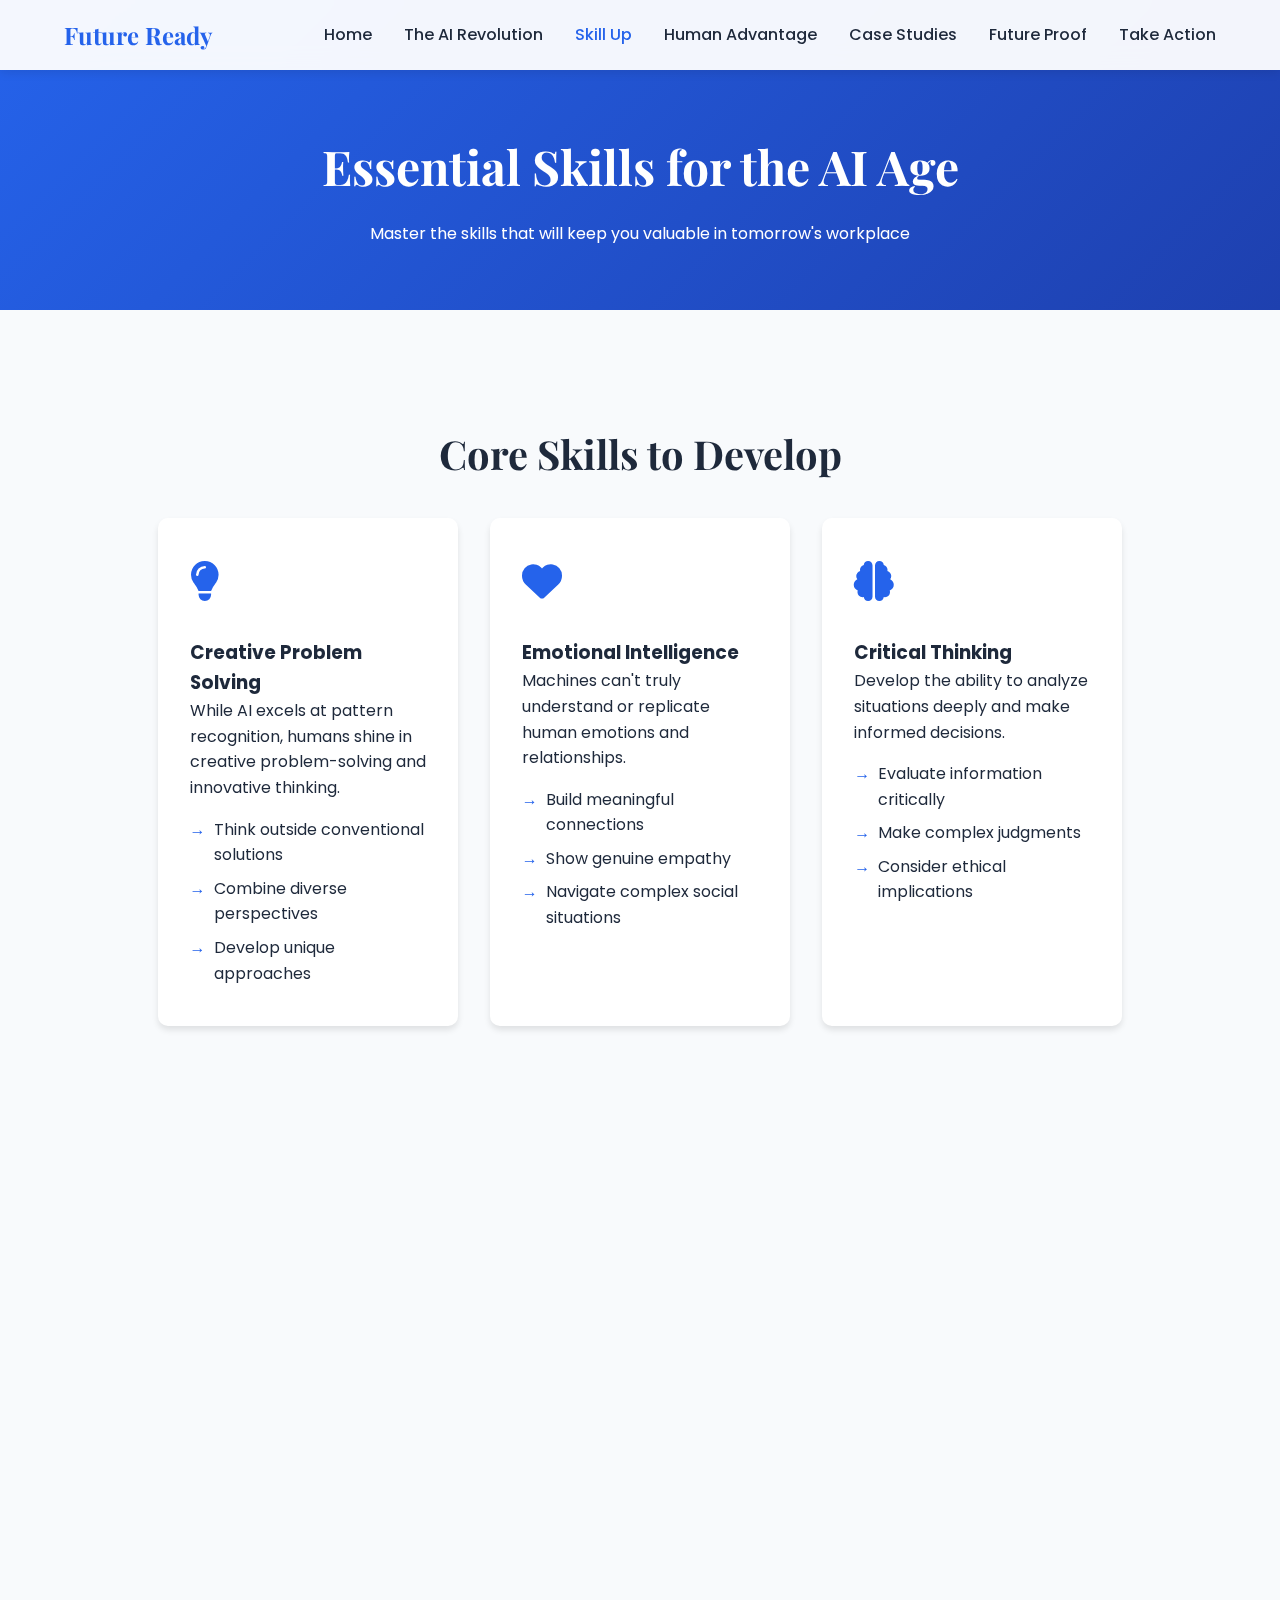
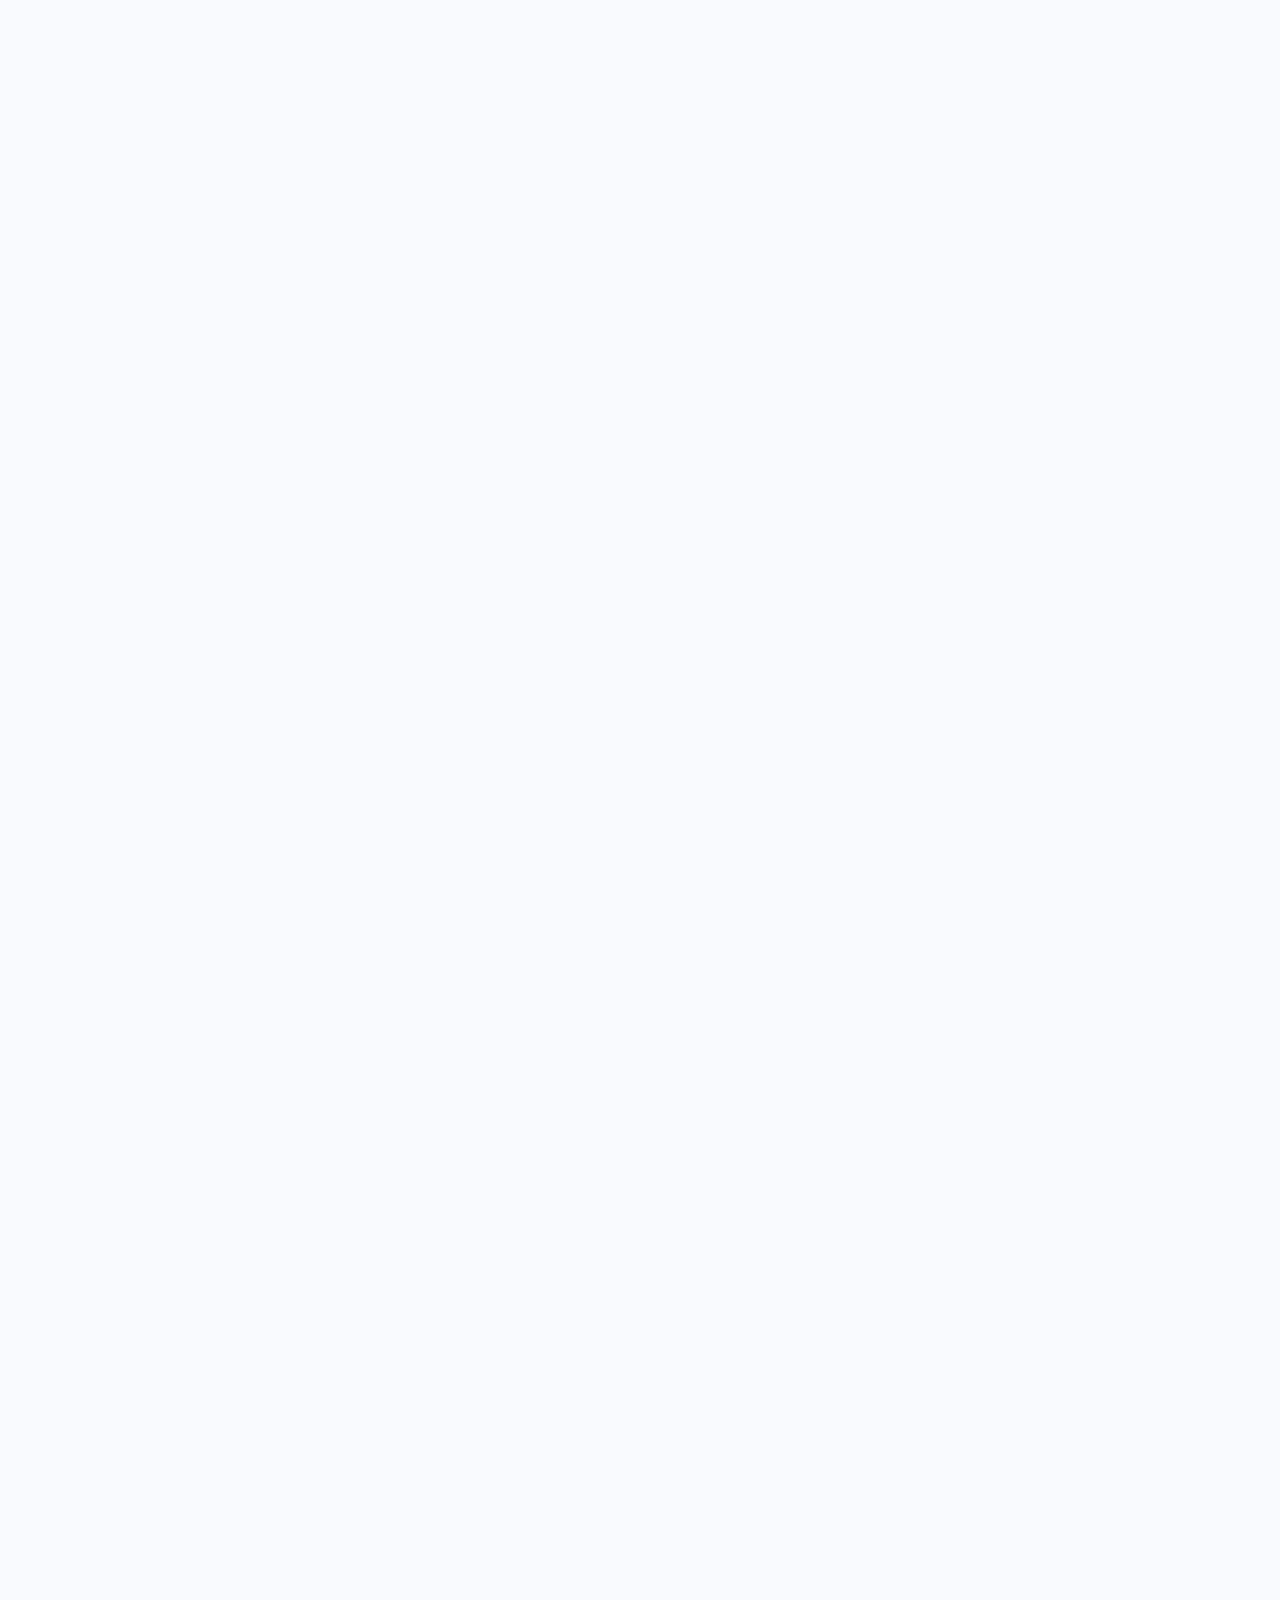
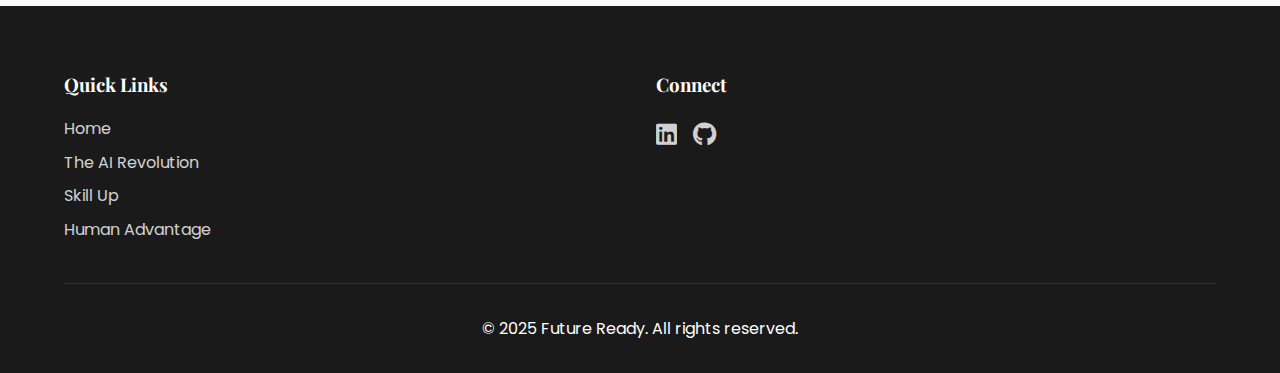
<file: skill-up.html>
<!DOCTYPE html>
<html lang="en">
<head>
    <meta charset="UTF-8">
<meta name="google-adsense-account" content="ca-pub-6803433968843382">

    <meta name="viewport" content="width=device-width, initial-scale=1.0">
    <title>Skill Up - Future Ready</title>
    <link rel="stylesheet" href="css/style.css">
    <link rel="stylesheet" href="https://cdnjs.cloudflare.com/ajax/libs/font-awesome/6.4.0/css/all.min.css">
    <link href="https://unpkg.com/aos@2.3.1/dist/aos.css" rel="stylesheet">
    <link href="https://fonts.googleapis.com/css2?family=Poppins:wght@300;400;500;600;700&family=Playfair+Display:wght@400;500;600;700&display=swap" rel="stylesheet">
</head>
<body>
    <nav class="navbar">
        <div class="nav-brand">Future Ready</div>
        <div class="nav-toggle" id="navToggle">
            <i class="fas fa-bars"></i>
        </div>
        <ul class="nav-links">
            <li><a href="index.html">Home</a></li>
            <li><a href="ai-revolution.html">The AI Revolution</a></li>
            <li><a href="skill-up.html" class="active">Skill Up</a></li>
            <li><a href="human-advantage.html">Human Advantage</a></li>
            <li><a href="case-studies.html">Case Studies</a></li>
            <li><a href="future-proof.html">Future Proof</a></li>
            <li><a href="take-action.html">Take Action</a></li>
        </ul>
    </nav>

    <header class="page-header">
        <div class="header-content" data-aos="fade-up">
            <h1>Essential Skills for the AI Age</h1>
            <p>Master the skills that will keep you valuable in tomorrow's workplace</p>
        </div>
    </header>

    <main class="article-content">
        <section class="content-section" data-aos="fade-up">
            <h2>Core Skills to Develop</h2>
            <div class="skills-grid">
                <article class="skill-card" data-aos="fade-up">
                    <div class="skill-icon">
                        <i class="fas fa-lightbulb"></i>
                    </div>
                    <h3>Creative Problem Solving</h3>
                    <p>While AI excels at pattern recognition, humans shine in creative problem-solving and innovative thinking.</p>
                    <ul class="skill-points">
                        <li>Think outside conventional solutions</li>
                        <li>Combine diverse perspectives</li>
                        <li>Develop unique approaches</li>
                    </ul>
                </article>

                <article class="skill-card" data-aos="fade-up" data-aos-delay="100">
                    <div class="skill-icon">
                        <i class="fas fa-heart"></i>
                    </div>
                    <h3>Emotional Intelligence</h3>
                    <p>Machines can't truly understand or replicate human emotions and relationships.</p>
                    <ul class="skill-points">
                        <li>Build meaningful connections</li>
                        <li>Show genuine empathy</li>
                        <li>Navigate complex social situations</li>
                    </ul>
                </article>

                <article class="skill-card" data-aos="fade-up" data-aos-delay="200">
                    <div class="skill-icon">
                        <i class="fas fa-brain"></i>
                    </div>
                    <h3>Critical Thinking</h3>
                    <p>Develop the ability to analyze situations deeply and make informed decisions.</p>
                    <ul class="skill-points">
                        <li>Evaluate information critically</li>
                        <li>Make complex judgments</li>
                        <li>Consider ethical implications</li>
                    </ul>
                </article>
            </div>
        </section>

        <section class="content-section" data-aos="fade-up">
            <h2>Practical Development Strategies</h2>
            <div class="strategy-timeline">
                <div class="timeline-item">
                    <div class="timeline-marker"></div>
                    <div class="timeline-content">
                        <h3>Short-term Goals (3-6 months)</h3>
                        <ul>
                            <li>Take online courses in your field</li>
                            <li>Practice problem-solving daily</li>
                            <li>Join professional communities</li>
                        </ul>
                    </div>
                </div>
                <div class="timeline-item">
                    <div class="timeline-marker"></div>
                    <div class="timeline-content">
                        <h3>Medium-term Goals (6-12 months)</h3>
                        <ul>
                            <li>Work on cross-functional projects</li>
                            <li>Develop leadership skills</li>
                            <li>Build a professional network</li>
                        </ul>
                    </div>
                </div>
                <div class="timeline-item">
                    <div class="timeline-marker"></div>
                    <div class="timeline-content">
                        <h3>Long-term Goals (1-2 years)</h3>
                        <ul>
                            <li>Master your domain expertise</li>
                            <li>Become an industry thought leader</li>
                            <li>Create innovative solutions</li>
                        </ul>
                    </div>
                </div>
            </div>
        </section>

        <section class="content-section resources-section" data-aos="fade-up">
            <h2>Learning Resources</h2>
            <div class="resources-grid">
                <div class="resource-card">
                    <i class="fas fa-book"></i>
                    <h3>Online Courses</h3>
                    <ul>
                        <li>Coursera</li>
                        <li>edX</li>
                        <li>LinkedIn Learning</li>
                    </ul>
                </div>
                <div class="resource-card">
                    <i class="fas fa-users"></i>
                    <h3>Communities</h3>
                    <ul>
                        <li>Professional Associations</li>
                        <li>Industry Forums</li>
                        <li>Local Meetups</li>
                    </ul>
                </div>
                <div class="resource-card">
                    <i class="fas fa-tools"></i>
                    <h3>Practice Tools</h3>
                    <ul>
                        <li>Project Platforms</li>
                        <li>Skill Assessment Tools</li>
                        <li>Practice Exercises</li>
                    </ul>
                </div>
            </div>
        </section>

        <section class="cta-section" data-aos="fade-up">
            <h2>Ready to Take Your Skills to the Next Level?</h2>
            <p>Discover how to apply these skills in real-world situations</p>
            <a href="case-studies.html" class="cta-button">View Case Studies</a>
        </section>
    </main>

    <footer>
        <div class="footer-content">
            <div class="footer-section">
                <h3>Quick Links</h3>
                <ul>
                    <li><a href="index.html">Home</a></li>
                    <li><a href="ai-revolution.html">The AI Revolution</a></li>
                    <li><a href="skill-up.html">Skill Up</a></li>
                    <li><a href="human-advantage.html">Human Advantage</a></li>
                </ul>
            </div>
            <div class="footer-section">
                <h3>Connect</h3>
                <div class="social-links">
                    <a href="https://www.linkedin.com/in/olagunju-alameen-822714355/" target="_blank"><i class="fab fa-linkedin"></i></a>
                    <a href="https://github.com/DammyCodes-all" target="_blank"><i class="fab fa-github"></i></a>
                </div>
            </div>
        </div>
        <div class="footer-bottom">
            <p>&copy; 2025 Future Ready. All rights reserved.</p>
        </div>
    </footer>

    <script src="https://unpkg.com/aos@2.3.1/dist/aos.js"></script>
    <script src="js/main.js"></script>
</body>
</html>
</file>
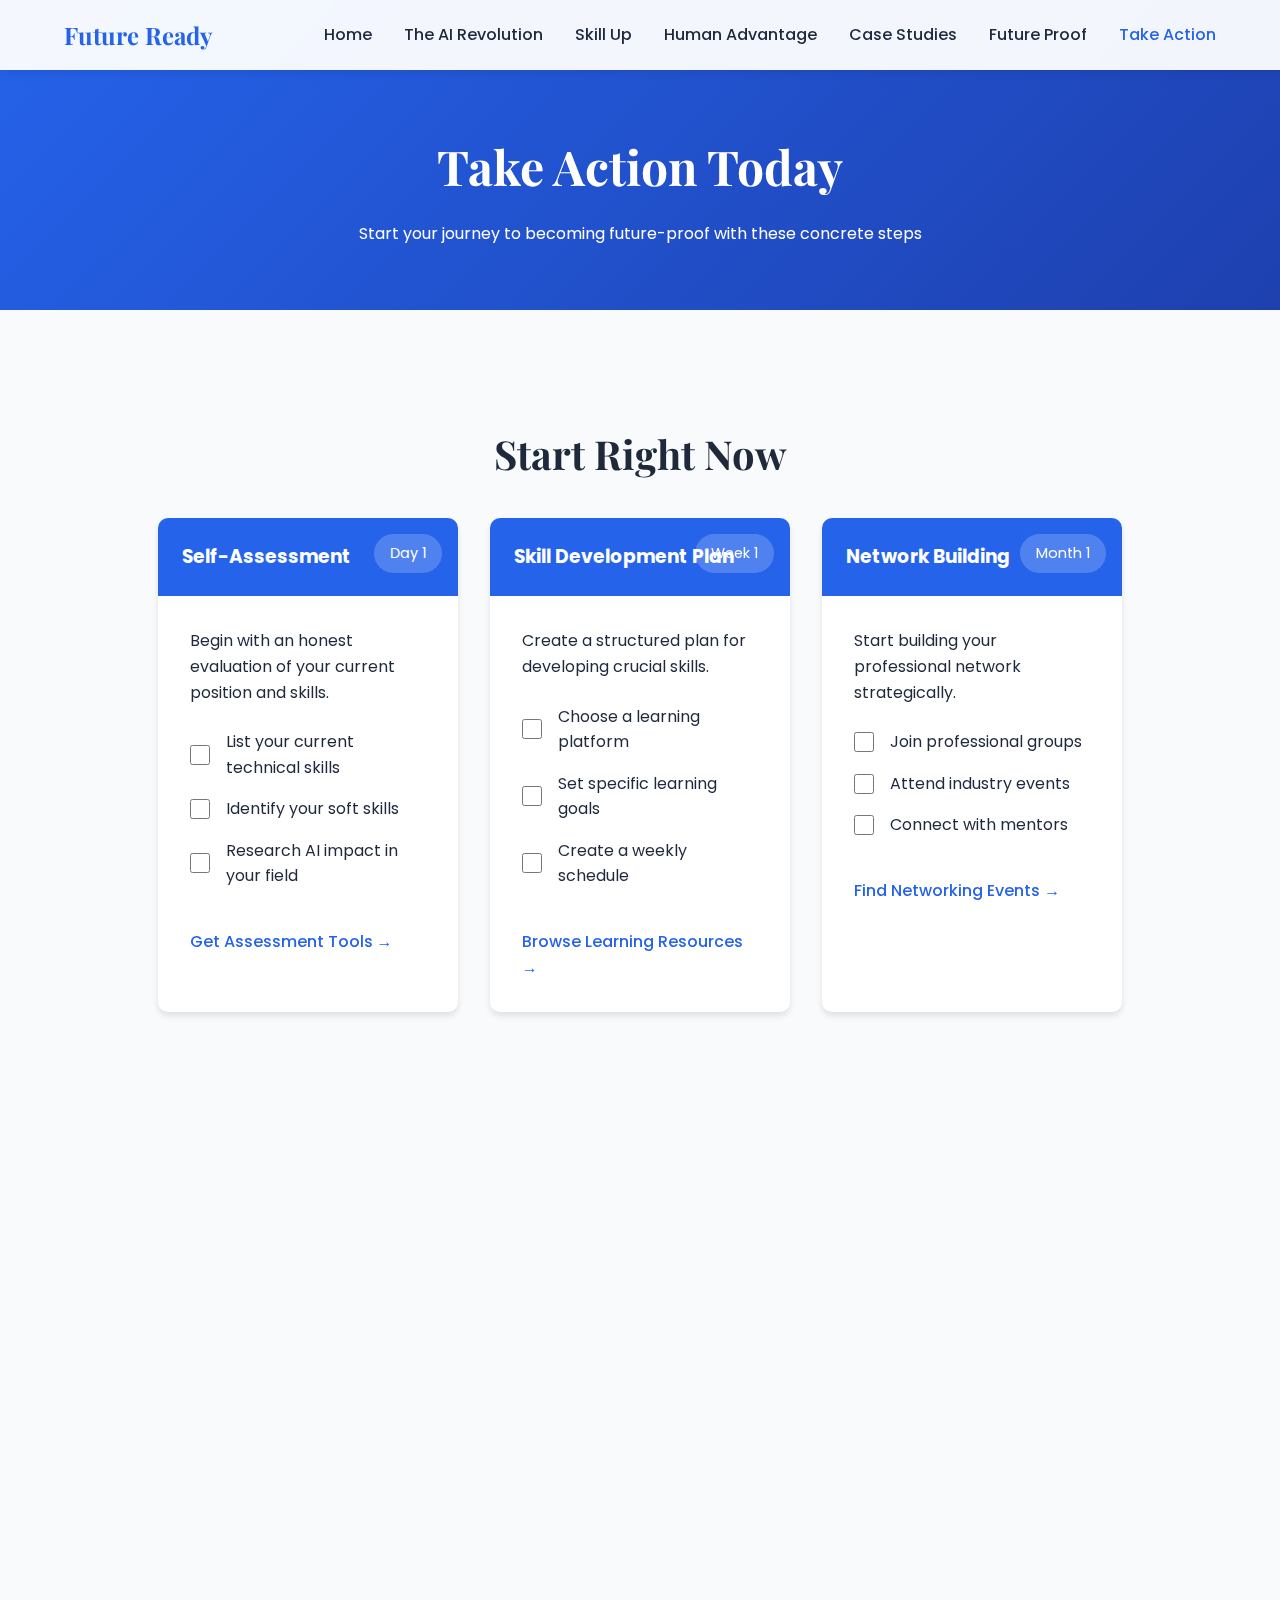
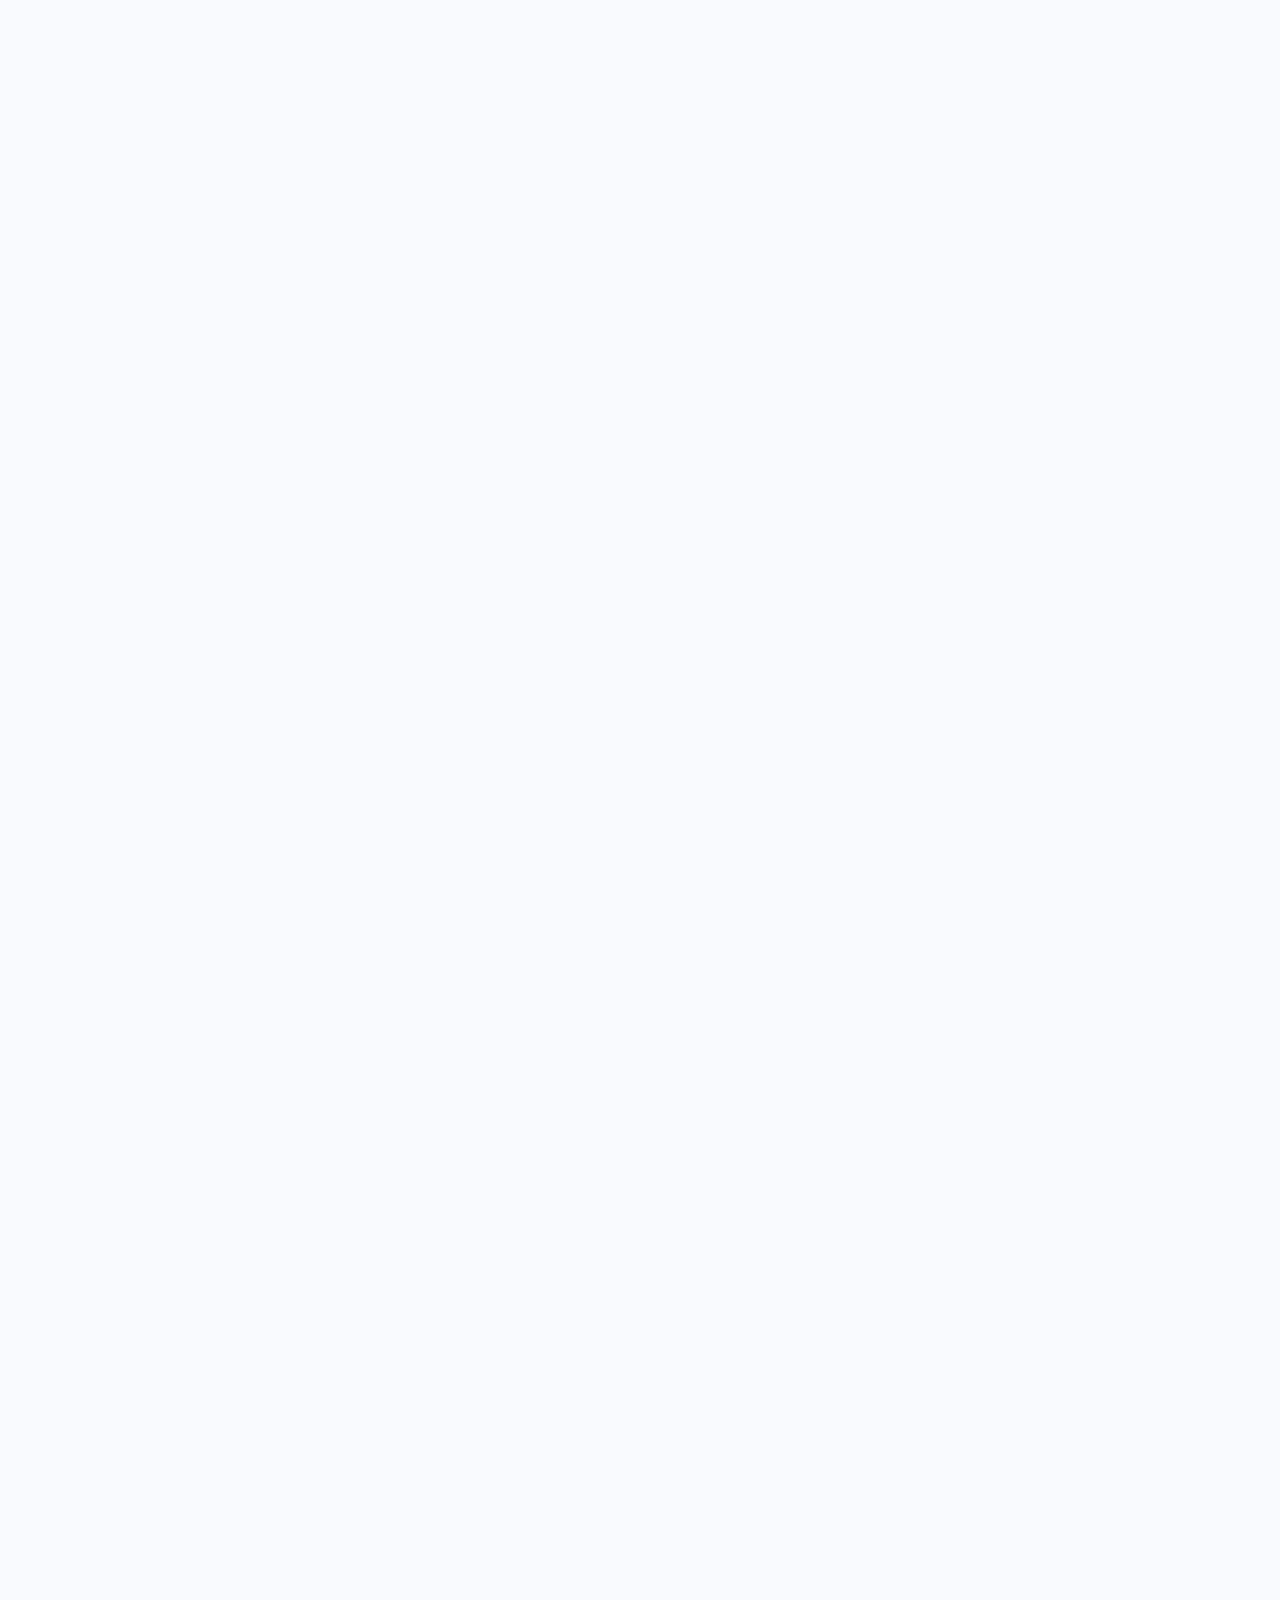
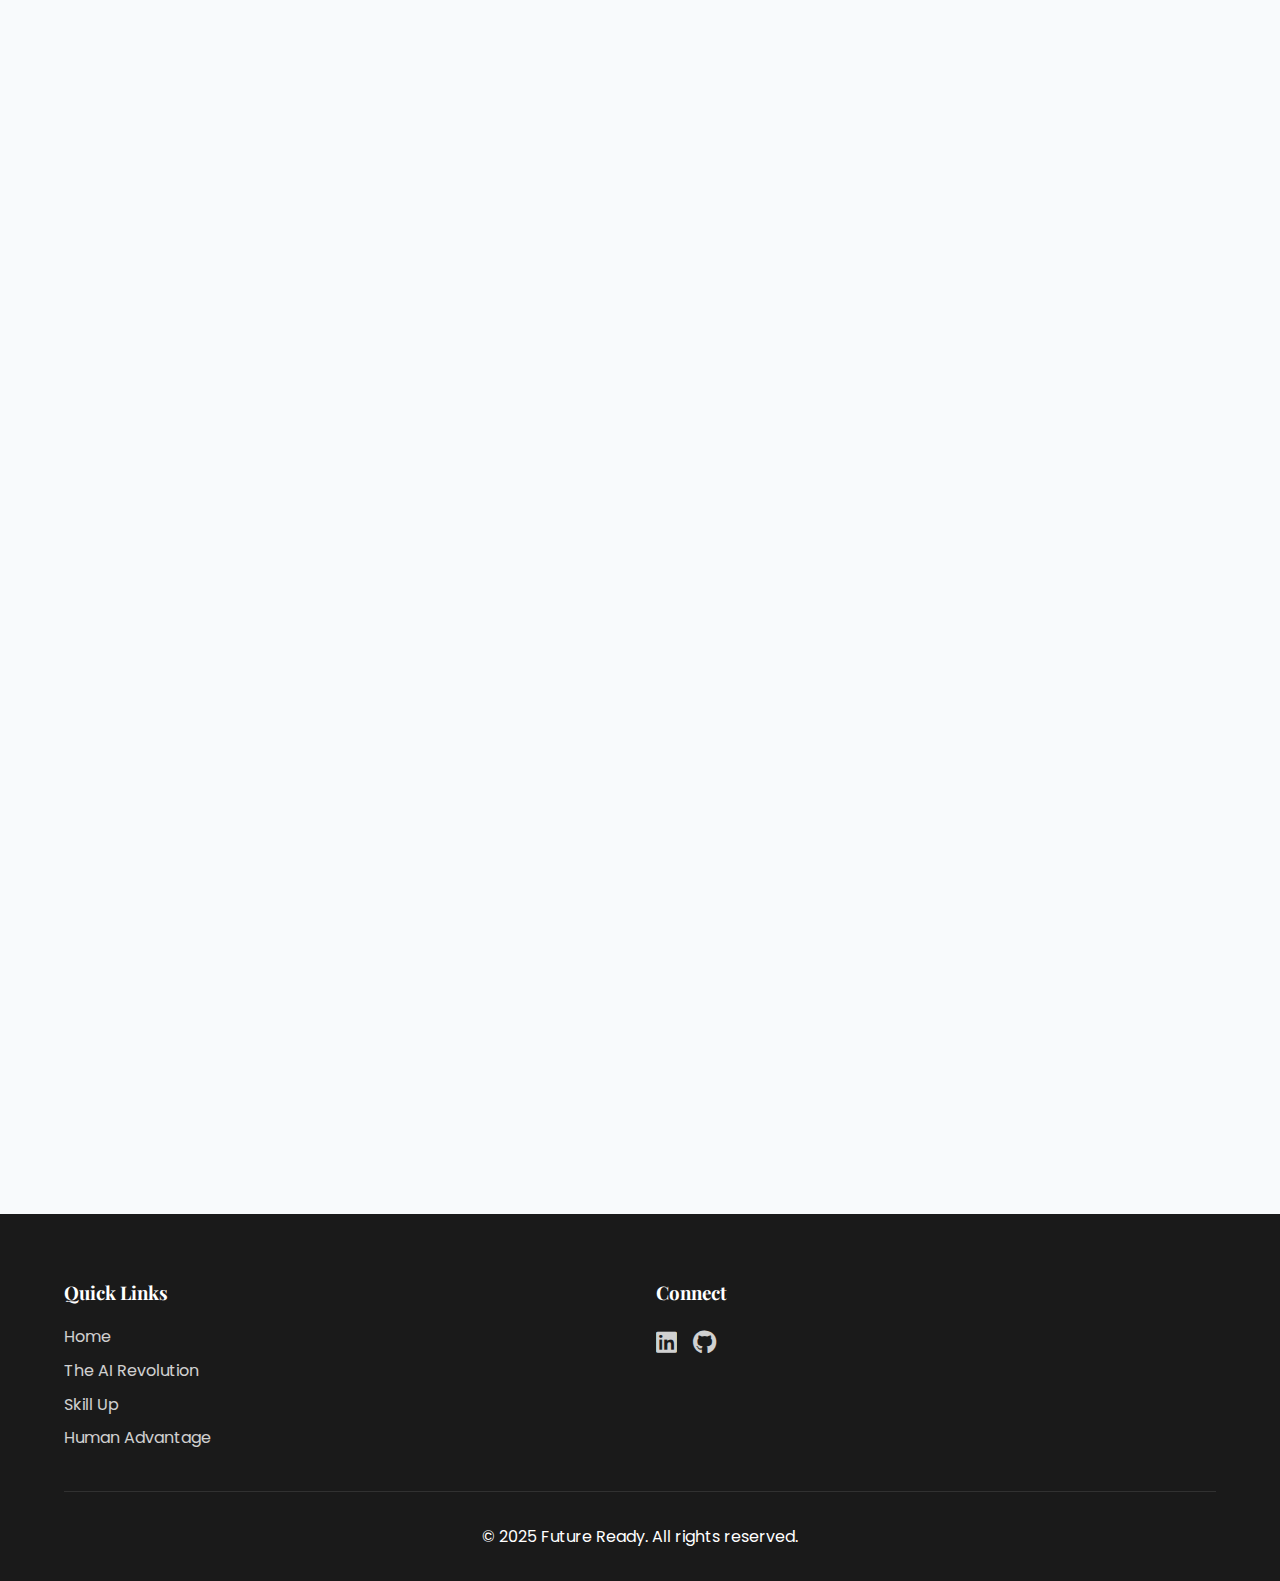
<file: take-action.html>
<!DOCTYPE html>
<html lang="en">
<head>
    <meta charset="UTF-8">
<meta name="google-adsense-account" content="ca-pub-6803433968843382">


    <meta name="viewport" content="width=device-width, initial-scale=1.0">
    <title>Take Action - Future Ready</title>
    <link rel="stylesheet" href="css/style.css">
    <link rel="stylesheet" href="https://cdnjs.cloudflare.com/ajax/libs/font-awesome/6.4.0/css/all.min.css">
    <link href="https://unpkg.com/aos@2.3.1/dist/aos.css" rel="stylesheet">
    <link href="https://fonts.googleapis.com/css2?family=Poppins:wght@300;400;500;600;700&family=Playfair+Display:wght@400;500;600;700&display=swap" rel="stylesheet">
</head>
<body>
    <nav class="navbar">
        <div class="nav-brand">Future Ready</div>
        <div class="nav-toggle" id="navToggle">
            <i class="fas fa-bars"></i>
        </div>
        <ul class="nav-links">
            <li><a href="index.html">Home</a></li>
            <li><a href="ai-revolution.html">The AI Revolution</a></li>
            <li><a href="skill-up.html">Skill Up</a></li>
            <li><a href="human-advantage.html">Human Advantage</a></li>
            <li><a href="case-studies.html">Case Studies</a></li>
            <li><a href="future-proof.html">Future Proof</a></li>
            <li><a href="take-action.html" class="active">Take Action</a></li>
        </ul>
    </nav>

    <header class="page-header">
        <div class="header-content" data-aos="fade-up">
            <h1>Take Action Today</h1>
            <p>Start your journey to becoming future-proof with these concrete steps</p>
        </div>
    </header>

    <main class="article-content">
        <section class="content-section immediate-actions" data-aos="fade-up">
            <h2>Start Right Now</h2>
            <div class="action-grid">
                <div class="action-card">
                    <div class="action-header">
                        <span class="action-tag">Day 1</span>
                        <h3>Self-Assessment</h3>
                    </div>
                    <div class="action-content">
                        <p>Begin with an honest evaluation of your current position and skills.</p>
                        <div class="checklist">
                            <label class="checkbox-item">
                                <input type="checkbox">
                                <span>List your current technical skills</span>
                            </label>
                            <label class="checkbox-item">
                                <input type="checkbox">
                                <span>Identify your soft skills</span>
                            </label>
                            <label class="checkbox-item">
                                <input type="checkbox">
                                <span>Research AI impact in your field</span>
                            </label>
                        </div>
                        <a href="#resources" class="action-link">Get Assessment Tools →</a>
                    </div>
                </div>

                <div class="action-card">
                    <div class="action-header">
                        <span class="action-tag">Week 1</span>
                        <h3>Skill Development Plan</h3>
                    </div>
                    <div class="action-content">
                        <p>Create a structured plan for developing crucial skills.</p>
                        <div class="checklist">
                            <label class="checkbox-item">
                                <input type="checkbox">
                                <span>Choose a learning platform</span>
                            </label>
                            <label class="checkbox-item">
                                <input type="checkbox">
                                <span>Set specific learning goals</span>
                            </label>
                            <label class="checkbox-item">
                                <input type="checkbox">
                                <span>Create a weekly schedule</span>
                            </label>
                        </div>
                        <a href="#learning-platforms" class="action-link">Browse Learning Resources →</a>
                    </div>
                </div>

                <div class="action-card">
                    <div class="action-header">
                        <span class="action-tag">Month 1</span>
                        <h3>Network Building</h3>
                    </div>
                    <div class="action-content">
                        <p>Start building your professional network strategically.</p>
                        <div class="checklist">
                            <label class="checkbox-item">
                                <input type="checkbox">
                                <span>Join professional groups</span>
                            </label>
                            <label class="checkbox-item">
                                <input type="checkbox">
                                <span>Attend industry events</span>
                            </label>
                            <label class="checkbox-item">
                                <input type="checkbox">
                                <span>Connect with mentors</span>
                            </label>
                        </div>
                        <a href="#networking" class="action-link">Find Networking Events →</a>
                    </div>
                </div>
            </div>
        </section>

        <section id="resources" class="content-section resources" data-aos="fade-up">
            <h2>Essential Resources</h2>
            <div class="resources-container">
                <div class="resource-category">
                    <h3>Assessment Tools</h3>
                    <ul class="resource-list">
                        <li>
                            <i class="fas fa-check-circle"></i>
                            <div>
                                <h4>Skills Gap Analysis Tool</h4>
                                <p>Identify areas for improvement in your skillset</p>
                                <a href="#" class="button-link">Access Tool</a>
                            </div>
                        </li>
                        <li>
                            <i class="fas fa-check-circle"></i>
                            <div>
                                <h4>Career Path Planner</h4>
                                <p>Map out your career progression</p>
                                <a href="#" class="button-link">Start Planning</a>
                            </div>
                        </li>
                        <li>
                            <i class="fas fa-check-circle"></i>
                            <div>
                                <h4>Industry Trends Tracker</h4>
                                <p>Stay updated with industry changes</p>
                                <a href="#" class="button-link">View Trends</a>
                            </div>
                        </li>
                    </ul>
                </div>

                <div id="learning-platforms" class="resource-category">
                    <h3>Learning Platforms</h3>
                    <ul class="resource-list">
                        <li>
                            <i class="fas fa-graduation-cap"></i>
                            <div>
                                <h4>Online Courses</h4>
                                <p>Curated courses for future-ready skills</p>
                                <a href="#" class="button-link">Browse Courses</a>
                            </div>
                        </li>
                        <li>
                            <i class="fas fa-book-reader"></i>
                            <div>
                                <h4>Reading Lists</h4>
                                <p>Essential books and articles</p>
                                <a href="#" class="button-link">View List</a>
                            </div>
                        </li>
                        <li>
                            <i class="fas fa-podcast"></i>
                            <div>
                                <h4>Industry Podcasts</h4>
                                <p>Learn on the go</p>
                                <a href="#" class="button-link">Listen Now</a>
                            </div>
                        </li>
                    </ul>
                </div>

                <div id="networking" class="resource-category">
                    <h3>Networking Opportunities</h3>
                    <ul class="resource-list">
                        <li>
                            <i class="fas fa-users"></i>
                            <div>
                                <h4>Professional Communities</h4>
                                <p>Join industry-specific groups</p>
                                <a href="#" class="button-link">Find Groups</a>
                            </div>
                        </li>
                        <li>
                            <i class="fas fa-calendar-alt"></i>
                            <div>
                                <h4>Upcoming Events</h4>
                                <p>Industry conferences and meetups</p>
                                <a href="#" class="button-link">View Calendar</a>
                            </div>
                        </li>
                        <li>
                            <i class="fas fa-comments"></i>
                            <div>
                                <h4>Mentorship Programs</h4>
                                <p>Connect with industry experts</p>
                                <a href="#" class="button-link">Join Program</a>
                            </div>
                        </li>
                    </ul>
                </div>
            </div>
        </section>

        <section class="content-section progress-tracking" data-aos="fade-up">
            <h2>Track Your Progress</h2>
            <div class="progress-container">
                <div class="progress-card">
                    <h3>Weekly Check-in</h3>
                    <div class="progress-items">
                        <div class="progress-item">
                            <label>Hours of Learning</label>
                            <div class="progress-bar">
                                <div class="progress" style="width: 70%"></div>
                            </div>
                            <span>7/10 hours</span>
                        </div>
                        <div class="progress-item">
                            <label>Network Growth</label>
                            <div class="progress-bar">
                                <div class="progress" style="width: 60%"></div>
                            </div>
                            <span>6/10 connections</span>
                        </div>
                        <div class="progress-item">
                            <label>Skills Applied</label>
                            <div class="progress-bar">
                                <div class="progress" style="width: 80%"></div>
                            </div>
                            <span>4/5 projects</span>
                        </div>
                    </div>
                </div>
            </div>
        </section>

        <section class="content-section accountability" data-aos="fade-up">
            <h2>Stay Accountable</h2>
            <div class="accountability-grid">
                <div class="accountability-card">
                    <i class="fas fa-users"></i>
                    <h3>Join a Study Group</h3>
                    <p>Connect with others on the same journey</p>
                    <a href="#" class="button-link">Find a Group</a>
                </div>
                <div class="accountability-card">
                    <i class="fas fa-calendar-check"></i>
                    <h3>Set Reminders</h3>
                    <p>Stay on track with your goals</p>
                    <a href="#" class="button-link">Set Schedule</a>
                </div>
                <div class="accountability-card">
                    <i class="fas fa-chart-line"></i>
                    <h3>Track Progress</h3>
                    <p>Monitor your development</p>
                    <a href="#" class="button-link">View Dashboard</a>
                </div>
            </div>
        </section>

        <section class="cta-section" data-aos="fade-up">
            <h2>Your Future Starts Now</h2>
            <p>Don't wait for change to happen - be the change.</p>
            <a href="#resources" class="cta-button">Get Started Today</a>
        </section>
    </main>

    <footer>
        <div class="footer-content">
            <div class="footer-section">
                <h3>Quick Links</h3>
                <ul>
                    <li><a href="index.html">Home</a></li>
                    <li><a href="ai-revolution.html">The AI Revolution</a></li>
                    <li><a href="skill-up.html">Skill Up</a></li>
                    <li><a href="human-advantage.html">Human Advantage</a></li>
                </ul>
            </div>
            <div class="footer-section">
                <h3>Connect</h3>
                <div class="social-links">
                    <a href="https://www.linkedin.com/in/olagunju-alameen-822714355/" target="_blank"><i class="fab fa-linkedin"></i></a>
                    <a href="https://github.com/DammyCodes-all" target="_blank"><i class="fab fa-github"></i></a>
                </div>
            </div>
        </div>
        <div class="footer-bottom">
            <p>&copy; 2025 Future Ready. All rights reserved.</p>
        </div>
    </footer>

    <script src="https://unpkg.com/aos@2.3.1/dist/aos.js"></script>
    <script src="js/main.js"></script>
</body>
</html>
</file>
<file: css/style.css>
:root {
    --primary-color: #2563eb;
    --secondary-color: #1e40af;
    --background-color: #f8fafc;
    --text-color: #1e293b;
    --accent-color: #3b82f6;
    --heading-font: 'Playfair Display', serif;
    --body-font: 'Poppins', sans-serif;
}

* {
    margin: 0;
    padding: 0;
    box-sizing: border-box;
}

body {
    font-family: var(--body-font);
    line-height: 1.6;
    color: var(--text-color);
    background-color: var(--background-color);
}

/* Navbar Styles */
.navbar {
    position: fixed;
    top: 0;
    width: 100%;
    background: rgba(255, 255, 255, 0.95);
    backdrop-filter: blur(10px);
    padding: 1rem 5%;
    display: flex;
    justify-content: space-between;
    align-items: center;
    z-index: 1000;
    box-shadow: 0 2px 10px rgba(0, 0, 0, 0.1);
}

.nav-brand {
    font-family: var(--heading-font);
    font-size: 1.5rem;
    font-weight: 700;
    color: var(--primary-color);
}

.nav-links {
    display: flex;
    gap: 2rem;
    list-style: none;
}

.nav-links a {
    text-decoration: none;
    color: var(--text-color);
    font-weight: 500;
    transition: color 0.3s ease;
}

.nav-links a:hover, .nav-links a.active {
    color: var(--primary-color);
}

.nav-toggle {
    display: none;
    cursor: pointer;
    font-size: 1.5rem;
}

/* Hero Section */
.hero {
    height: 100vh;
    background: linear-gradient(135deg, var(--primary-color), var(--secondary-color));
    display: flex;
    align-items: center;
    justify-content: center;
    text-align: center;
    padding: 0 1rem;
    position: relative;
    overflow: hidden;
}

.hero::before {
    content: '';
    position: absolute;
    top: 0;
    left: 0;
    right: 0;
    bottom: 0;
    background: url('data:image/svg+xml,<svg width="20" height="20" xmlns="http://www.w3.org/2000/svg"><rect width="20" height="20" fill="none" stroke="rgba(255,255,255,0.1)" stroke-width="1"/></svg>');
    opacity: 0.1;
}

.hero-content {
    max-width: 800px;
    color: white;
    z-index: 1;
}

.hero h1 {
    font-family: var(--heading-font);
    font-size: 3.5rem;
    margin-bottom: 1.5rem;
    line-height: 1.2;
}

.hero p {
    font-size: 1.25rem;
    margin-bottom: 2rem;
    opacity: 0.9;
}

/* Sections */
section {
    padding: 5rem 5%;
}

.featured-section {
    background-color: white;
}

h2 {
    font-family: var(--heading-font);
    font-size: 2.5rem;
    margin-bottom: 2rem;
    text-align: center;
    color: var(--text-color);
}

.card-grid {
    display: grid;
    grid-template-columns: repeat(auto-fit, minmax(280px, 1fr));
    gap: 2rem;
    margin-top: 3rem;
}

.card {
    background: white;
    padding: 2rem;
    border-radius: 10px;
    box-shadow: 0 4px 6px rgba(0, 0, 0, 0.1);
    text-align: center;
    transition: transform 0.3s ease;
}

.card:hover {
    transform: translateY(-5px);
}

.card i {
    font-size: 2.5rem;
    color: var(--primary-color);
    margin-bottom: 1rem;
}

.card h3 {
    font-family: var(--heading-font);
    margin-bottom: 1rem;
}

/* CTA Section */
.cta-section {
    background: linear-gradient(135deg, var(--secondary-color), var(--primary-color));
    color: white;
    text-align: center;
}

.cta-button {
    display: inline-block;
    padding: 1rem 2rem;
    background-color: white;
    color: var(--primary-color);
    text-decoration: none;
    border-radius: 30px;
    font-weight: 600;
    transition: transform 0.3s ease, box-shadow 0.3s ease;
    box-shadow: 0 4px 6px rgba(0, 0, 0, 0.1);
}

.cta-button:hover {
    transform: translateY(-2px);
    box-shadow: 0 6px 12px rgba(0, 0, 0, 0.15);
}

/* Footer */
footer {
    background-color: #1a1a1a;
    color: white;
    padding: 4rem 5% 2rem;
}

.footer-content {
    display: grid;
    grid-template-columns: repeat(auto-fit, minmax(250px, 1fr));
    gap: 2rem;
    margin-bottom: 2rem;
}

.footer-section h3 {
    font-family: var(--heading-font);
    margin-bottom: 1rem;
}

.footer-section ul {
    list-style: none;
}

.footer-section ul li {
    margin-bottom: 0.5rem;
}

.footer-section a {
    color: white;
    text-decoration: none;
    opacity: 0.8;
    transition: opacity 0.3s ease;
}

.footer-section a:hover {
    opacity: 1;
}

.social-links {
    display: flex;
    gap: 1rem;
}

.social-links a {
    font-size: 1.5rem;
}

.footer-bottom {
    text-align: center;
    padding-top: 2rem;
    border-top: 1px solid rgba(255, 255, 255, 0.1);
}

/* Responsive Design */
@media (max-width: 768px) {
    .nav-toggle {
        display: block;
    }

    .nav-links {
        display: none;
        position: absolute;
        top: 100%;
        left: 0;
        right: 0;
        background: white;
        flex-direction: column;
        padding: 1rem;
        gap: 1rem;
        box-shadow: 0 2px 10px rgba(0, 0, 0, 0.1);
    }

    .nav-links.active {
        display: flex;
    }

    .hero h1 {
        font-size: 2.5rem;
    }

    section {
        padding: 3rem 5%;
    }

    h2 {
        font-size: 2rem;
    }
}

/* Animations */
@keyframes fadeIn {
    from {
        opacity: 0;
        transform: translateY(20px);
    }
    to {
        opacity: 1;
        transform: translateY(0);
    }
}

.animate-fade-in {
    animation: fadeIn 1s ease forwards;
}

/* Page Header */
.page-header {
    background: linear-gradient(135deg, var(--primary-color), var(--secondary-color));
    padding: 8rem 5% 4rem;
    color: white;
    text-align: center;
}

.page-header h1 {
    font-size: 3rem;
    margin-bottom: 1rem;
    font-family: var(--heading-font);
}

/* Article Content */
.article-content {
    max-width: 1200px;
    margin: 0 auto;
    padding: 2rem 5%;
}

.content-section {
    margin-bottom: 4rem;
}

/* Skills Grid */
.skills-grid {
    display: grid;
    grid-template-columns: repeat(auto-fit, minmax(300px, 1fr));
    gap: 2rem;
    margin-top: 2rem;
}

.skill-card {
    background: white;
    padding: 2rem;
    border-radius: 10px;
    box-shadow: 0 4px 6px rgba(0, 0, 0, 0.1);
    transition: transform 0.3s ease;
}

.skill-card:hover {
    transform: translateY(-5px);
}

.skill-icon {
    font-size: 2.5rem;
    color: var(--primary-color);
    margin-bottom: 1.5rem;
}

.skill-points {
    list-style: none;
    margin-top: 1rem;
}

.skill-points li {
    margin: 0.5rem 0;
    padding-left: 1.5rem;
    position: relative;
}

.skill-points li::before {
    content: "→";
    position: absolute;
    left: 0;
    color: var(--primary-color);
}

/* Timeline */
.strategy-timeline {
    position: relative;
    max-width: 800px;
    margin: 3rem auto;
    padding: 2rem 0;
}

.strategy-timeline::before {
    content: '';
    position: absolute;
    left: 50%;
    transform: translateX(-50%);
    width: 2px;
    height: 100%;
    background: var(--primary-color);
    opacity: 0.3;
}

.timeline-item {
    margin: 2rem 0;
    position: relative;
}

.timeline-marker {
    position: absolute;
    left: 50%;
    transform: translateX(-50%);
    width: 20px;
    height: 20px;
    background: var(--primary-color);
    border-radius: 50%;
}

.timeline-content {
    width: 45%;
    padding: 1.5rem;
    background: white;
    border-radius: 10px;
    box-shadow: 0 4px 6px rgba(0, 0, 0, 0.1);
    position: relative;
}

.timeline-item:nth-child(odd) .timeline-content {
    margin-left: auto;
}

/* Resources Section */
.resources-grid {
    display: grid;
    grid-template-columns: repeat(auto-fit, minmax(250px, 1fr));
    gap: 2rem;
    margin-top: 2rem;
}

.resource-card {
    background: white;
    padding: 2rem;
    border-radius: 10px;
    box-shadow: 0 4px 6px rgba(0, 0, 0, 0.1);
    text-align: center;
}

.resource-card i {
    font-size: 2.5rem;
    color: var(--primary-color);
    margin-bottom: 1.5rem;
}

.resource-card ul {
    list-style: none;
    margin-top: 1rem;
}

.resource-card li {
    margin: 0.5rem 0;
}

/* Quote Box */
.quote-box {
    background: var(--primary-color);
    color: white;
    padding: 2rem;
    border-radius: 10px;
    margin: 2rem 0;
    position: relative;
}

.quote-box blockquote {
    font-family: var(--heading-font);
    font-size: 1.5rem;
    line-height: 1.4;
    margin-bottom: 1rem;
}

.quote-box cite {
    opacity: 0.8;
}

/* Reading Progress Bar */
.reading-progress {
    position: fixed;
    top: 0;
    left: 0;
    width: 0;
    height: 3px;
    background: var(--primary-color);
    z-index: 1001;
    transition: width 0.1s ease;
}

/* Advantage Grid */
.advantage-grid {
    display: grid;
    grid-template-columns: repeat(auto-fit, minmax(300px, 1fr));
    gap: 2rem;
    margin-top: 2rem;
}

.advantage-card {
    background: white;
    padding: 2rem;
    border-radius: 10px;
    box-shadow: 0 4px 6px rgba(0, 0, 0, 0.1);
    transition: transform 0.3s ease;
}

.advantage-card:hover {
    transform: translateY(-5px);
}

.advantage-icon {
    font-size: 3rem;
    color: var(--primary-color);
    margin-bottom: 1.5rem;
    text-align: center;
}

.advantage-points {
    list-style: none;
    margin-top: 1rem;
}

.advantage-points li {
    margin: 0.5rem 0;
    padding-left: 1.5rem;
    position: relative;
}

.advantage-points li::before {
    content: "✓";
    position: absolute;
    left: 0;
    color: var(--primary-color);
}

/* Comparison Table */
.comparison-table {
    background: white;
    border-radius: 10px;
    box-shadow: 0 4px 6px rgba(0, 0, 0, 0.1);
    margin-top: 2rem;
    overflow: hidden;
}

.comparison-row {
    display: grid;
    grid-template-columns: repeat(2, 1fr);
    gap: 2rem;
    padding: 2rem;
}

.human-side, .ai-side {
    padding: 2rem;
}

.human-side {
    border-right: 2px solid rgba(0, 0, 0, 0.1);
}

.comparison-row h3 {
    color: var(--primary-color);
    margin-bottom: 1.5rem;
    font-family: var(--heading-font);
}

.comparison-row ul {
    list-style: none;
}

.comparison-row li {
    margin: 1rem 0;
    padding-left: 1.5rem;
    position: relative;
}

.human-side li::before {
    content: "♦";
    position: absolute;
    left: 0;
    color: var(--primary-color);
}

.ai-side li::before {
    content: "◆";
    position: absolute;
    left: 0;
    color: var(--secondary-color);
}

/* Testimonials */
.testimonial-grid {
    display: grid;
    grid-template-columns: repeat(auto-fit, minmax(280px, 1fr));
    gap: 2rem;
    margin-top: 2rem;
}

.testimonial-card {
    background: white;
    border-radius: 10px;
    box-shadow: 0 4px 6px rgba(0, 0, 0, 0.1);
    overflow: hidden;
    transition: transform 0.3s ease;
}

.testimonial-card:hover {
    transform: translateY(-5px);
}

.testimonial-content {
    padding: 2rem;
}

.testimonial-content blockquote {
    font-style: italic;
    margin-bottom: 1rem;
    color: var(--text-color);
    font-size: 1.1rem;
    line-height: 1.6;
}

.testimonial-content cite {
    display: block;
    color: var(--primary-color);
    font-weight: 500;
}

/* Steps Container */
.steps-container {
    max-width: 800px;
    margin: 3rem auto;
}

.step-item {
    display: flex;
    align-items: flex-start;
    margin-bottom: 2rem;
    padding: 1.5rem;
    background: white;
    border-radius: 10px;
    box-shadow: 0 4px 6px rgba(0, 0, 0, 0.1);
}

.step-number {
    background: var(--primary-color);
    color: white;
    width: 40px;
    height: 40px;
    border-radius: 50%;
    display: flex;
    align-items: center;
    justify-content: center;
    font-weight: bold;
    margin-right: 1.5rem;
    flex-shrink: 0;
}

.step-content {
    flex-grow: 1;
}

.step-content h3 {
    margin-bottom: 0.5rem;
    color: var(--text-color);
}

/* Case Study Cards */
.case-study-grid {
    display: grid;
    grid-template-columns: repeat(auto-fit, minmax(320px, 1fr));
    gap: 2rem;
    margin-top: 2rem;
}

.case-study-card {
    background: white;
    border-radius: 10px;
    overflow: hidden;
    box-shadow: 0 4px 6px rgba(0, 0, 0, 0.1);
    transition: transform 0.3s ease;
}

.case-study-card:hover {
    transform: translateY(-5px);
}

.case-study-image {
    height: 200px;
    position: relative;
    background-size: cover;
    background-position: center;
    color: white;
    display: flex;
    align-items: center;
    justify-content: center;
}

.case-study-image.finance-bg {
    background-image: linear-gradient(rgba(0,0,0,0.5), rgba(0,0,0,0.5)), url('https://images.unsplash.com/photo-1526304640581-d334cdbbf45e');
}

.case-study-image.healthcare-bg {
    background-image: linear-gradient(rgba(0,0,0,0.5), rgba(0,0,0,0.5)), url('https://images.unsplash.com/photo-1576091160399-112ba8d25d1d');
}

.case-study-image.creative-bg {
    background-image: linear-gradient(rgba(0,0,0,0.5), rgba(0,0,0,0.5)), url('https://images.unsplash.com/photo-1533750349088-cd871a92f312');
}

.case-study-image .overlay {
    position: absolute;
    top: 0;
    left: 0;
    right: 0;
    bottom: 0;
    background: rgba(0, 0, 0, 0.4);
}

.case-study-image h3 {
    position: relative;
    z-index: 1;
    font-family: var(--heading-font);
    font-size: 1.5rem;
}

.case-study-content {
    padding: 2rem;
}

.case-study-content h4 {
    color: var(--primary-color);
    margin-bottom: 1rem;
    font-family: var(--heading-font);
    font-size: 1.25rem;
}

.case-study-quote {
    font-style: italic;
    margin-bottom: 1.5rem;
    color: var(--text-color);
    opacity: 0.9;
}

.case-study-points {
    list-style: none;
    margin: 1.5rem 0;
}

.case-study-points li {
    margin: 0.5rem 0;
    padding-left: 1.5rem;
    position: relative;
}

.case-study-points li::before {
    content: "→";
    position: absolute;
    left: 0;
    color: var(--primary-color);
}

.case-study-author {
    display: flex;
    align-items: center;
    margin-top: 1.5rem;
    padding-top: 1.5rem;
    border-top: 1px solid rgba(0, 0, 0, 0.1);
}

.case-study-author img {
    width: 50px;
    height: 50px;
    border-radius: 50%;
    margin-right: 1rem;
}

.case-study-author div {
    display: flex;
    flex-direction: column;
}

.case-study-author strong {
    color: var(--text-color);
}

.case-study-author span {
    font-size: 0.9rem;
    opacity: 0.7;
}

/* Strategy Cards */
.strategy-cards {
    display: grid;
    grid-template-columns: repeat(auto-fit, minmax(250px, 1fr));
    gap: 2rem;
    margin-top: 2rem;
}

.strategy-card {
    background: white;
    padding: 2rem;
    border-radius: 10px;
    box-shadow: 0 4px 6px rgba(0, 0, 0, 0.1);
    text-align: center;
    transition: transform 0.3s ease;
}

.strategy-card:hover {
    transform: translateY(-5px);
}

.strategy-icon {
    font-size: 2.5rem;
    color: var(--primary-color);
    margin-bottom: 1.5rem;
}

/* Impact Stats */
.impact-stats {
    display: grid;
    grid-template-columns: repeat(auto-fit, minmax(200px, 1fr));
    gap: 2rem;
    margin-top: 2rem;
}

.stat-card {
    background: white;
    padding: 2rem;
    border-radius: 10px;
    box-shadow: 0 4px 6px rgba(0, 0, 0, 0.1);
    text-align: center;
    transition: transform 0.3s ease;
}

.stat-card:hover {
    transform: translateY(-5px);
}

.stat-number {
    font-size: 3rem;
    font-weight: 700;
    color: var(--primary-color);
    margin-bottom: 1rem;
    font-family: var(--heading-font);
}

/* Responsive Design Updates */
@media (max-width: 768px) {
    .page-header h1 {
        font-size: 2rem;
    }

    .timeline-content {
        width: 100%;
        margin: 1rem 0;
    }

    .strategy-timeline::before {
        left: 0;
    }

    .timeline-marker {
        left: 0;
    }

    .timeline-item:nth-child(odd) .timeline-content {
        margin-left: 2rem;
    }

    .timeline-item:nth-child(even) .timeline-content {
        margin-left: 2rem;
    }

    .comparison-row {
        grid-template-columns: 1fr;
        gap: 1rem;
    }

    .human-side {
        border-right: none;
        border-bottom: 2px solid rgba(0, 0, 0, 0.1);
    }

    .step-item {
        flex-direction: column;
        align-items: center;
        text-align: center;
    }

    .step-number {
        margin-right: 0;
        margin-bottom: 1rem;
    }

    .case-study-grid {
        grid-template-columns: 1fr;
    }

    .case-study-image {
        height: 150px;
    }

    .stat-number {
        font-size: 2.5rem;
    }
}

/* Future Trends */
.future-trends {
    display: grid;
    grid-template-columns: repeat(auto-fit, minmax(300px, 1fr));
    gap: 2rem;
    margin-top: 2rem;
}

.trend-card {
    background: white;
    padding: 2rem;
    border-radius: 10px;
    box-shadow: 0 4px 6px rgba(0, 0, 0, 0.1);
    transition: transform 0.3s ease;
}

.trend-card:hover {
    transform: translateY(-5px);
}

.trend-icon {
    font-size: 3rem;
    color: var(--primary-color);
    margin-bottom: 1.5rem;
    text-align: center;
}

.trend-points {
    list-style: none;
    margin-top: 1rem;
}

.trend-points li {
    margin: 0.5rem 0;
    padding-left: 1.5rem;
    position: relative;
}

.trend-points li::before {
    content: "▹";
    position: absolute;
    left: 0;
    color: var(--primary-color);
}

/* Roadmap Section */
.roadmap {
    max-width: 800px;
    margin: 3rem auto;
}

.roadmap-step {
    background: white;
    border-radius: 10px;
    padding: 2rem;
    margin-bottom: 2rem;
    box-shadow: 0 4px 6px rgba(0, 0, 0, 0.1);
}

.step-header {
    display: flex;
    align-items: center;
    margin-bottom: 1.5rem;
}

.step-number {
    width: 40px;
    height: 40px;
    background: var(--primary-color);
    color: white;
    border-radius: 50%;
    display: flex;
    align-items: center;
    justify-content: center;
    font-weight: bold;
    margin-right: 1rem;
}

.step-content p {
    margin-bottom: 1.5rem;
}

.action-items {
    background: var(--background-color);
    padding: 1.5rem;
    border-radius: 8px;
}

.action-items h4 {
    color: var(--primary-color);
    margin-bottom: 1rem;
}

.action-items ul {
    list-style: none;
}

.action-items li {
    margin: 0.5rem 0;
    padding-left: 1.5rem;
    position: relative;
}

.action-items li::before {
    content: "✓";
    position: absolute;
    left: 0;
    color: var(--primary-color);
}

/* Metrics Grid */
.metrics-grid {
    display: grid;
    grid-template-columns: repeat(auto-fit, minmax(250px, 1fr));
    gap: 2rem;
    margin-top: 2rem;
}

.metric-card {
    background: white;
    padding: 2rem;
    border-radius: 10px;
    box-shadow: 0 4px 6px rgba(0, 0, 0, 0.1);
    text-align: center;
    transition: transform 0.3s ease;
}

.metric-card:hover {
    transform: translateY(-5px);
}

.metric-icon {
    font-size: 2.5rem;
    color: var(--primary-color);
    margin-bottom: 1.5rem;
}

.metric-points {
    list-style: none;
    text-align: left;
    margin-top: 1rem;
}

.metric-points li {
    margin: 0.5rem 0;
    padding-left: 1.5rem;
    position: relative;
}

.metric-points li::before {
    content: "•";
    position: absolute;
    left: 0;
    color: var(--primary-color);
}

/* Tools Grid */
.tools-grid {
    display: grid;
    grid-template-columns: repeat(auto-fit, minmax(250px, 1fr));
    gap: 2rem;
    margin-top: 2rem;
}

.tool-card {
    background: white;
    padding: 2rem;
    border-radius: 10px;
    box-shadow: 0 4px 6px rgba(0, 0, 0, 0.1);
    transition: transform 0.3s ease;
}

.tool-card:hover {
    transform: translateY(-5px);
}

.tool-card h3 {
    color: var(--primary-color);
    margin-bottom: 1.5rem;
    font-family: var(--heading-font);
    text-align: center;
}

.tool-card ul {
    list-style: none;
}

.tool-card li {
    margin: 0.8rem 0;
    padding-left: 1.5rem;
    position: relative;
}

.tool-card li::before {
    content: "→";
    position: absolute;
    left: 0;
    color: var(--primary-color);
}

/* Responsive Design Updates */
@media (max-width: 768px) {
    .roadmap-step {
        padding: 1.5rem;
    }

    .step-header {
        flex-direction: column;
        text-align: center;
    }

    .step-number {
        margin-right: 0;
        margin-bottom: 1rem;
    }

    .action-items {
        padding: 1rem;
    }

    .tool-card {
        text-align: center;
    }

    .tool-card li {
        text-align: left;
    }
}

/* Action Grid */
.action-grid {
    display: grid;
    grid-template-columns: repeat(auto-fit, minmax(300px, 1fr));
    gap: 2rem;
    margin-top: 2rem;
}

.action-card {
    background: white;
    border-radius: 10px;
    box-shadow: 0 4px 6px rgba(0, 0, 0, 0.1);
    overflow: hidden;
}

.action-header {
    background: var(--primary-color);
    color: white;
    padding: 1.5rem;
    position: relative;
}

.action-tag {
    position: absolute;
    top: 1rem;
    right: 1rem;
    background: rgba(255, 255, 255, 0.2);
    padding: 0.5rem 1rem;
    border-radius: 20px;
    font-size: 0.9rem;
}

.action-content {
    padding: 2rem;
}

/* Checkbox Styles */
.checklist {
    margin: 1.5rem 0;
}

.checkbox-item {
    display: flex;
    align-items: center;
    margin: 1rem 0;
    cursor: pointer;
}

.checkbox-item input[type="checkbox"] {
    width: 20px;
    height: 20px;
    margin-right: 1rem;
    cursor: pointer;
}

.checkbox-item span {
    flex: 1;
}

.action-link {
    display: inline-block;
    color: var(--primary-color);
    text-decoration: none;
    font-weight: 500;
    margin-top: 1rem;
    transition: color 0.3s ease;
}

.action-link:hover {
    color: var(--secondary-color);
}

/* Resources Container */
.resources-container {
    display: grid;
    grid-template-columns: repeat(auto-fit, minmax(300px, 1fr));
    gap: 3rem;
    margin-top: 2rem;
}

.resource-category h3 {
    color: var(--primary-color);
    margin-bottom: 1.5rem;
    font-family: var(--heading-font);
}

.resource-list {
    list-style: none;
}

.resource-list li {
    display: flex;
    align-items: flex-start;
    background: white;
    padding: 1.5rem;
    border-radius: 10px;
    margin-bottom: 1rem;
    box-shadow: 0 4px 6px rgba(0, 0, 0, 0.1);
}

.resource-list i {
    font-size: 1.5rem;
    color: var(--primary-color);
    margin-right: 1rem;
    margin-top: 0.25rem;
}

.resource-list div {
    flex: 1;
}

.resource-list h4 {
    margin-bottom: 0.5rem;
    color: var(--text-color);
}

.button-link {
    display: inline-block;
    padding: 0.5rem 1rem;
    background-color: var(--primary-color);
    color: white;
    text-decoration: none;
    border-radius: 20px;
    font-size: 0.9rem;
    margin-top: 0.5rem;
    transition: background-color 0.3s ease;
}

.button-link:hover {
    background-color: var(--secondary-color);
}

/* Progress Tracking */
.progress-container {
    max-width: 800px;
    margin: 2rem auto;
}

.progress-card {
    background: white;
    padding: 2rem;
    border-radius: 10px;
    box-shadow: 0 4px 6px rgba(0, 0, 0, 0.1);
}

.progress-items {
    margin-top: 1.5rem;
}

.progress-item {
    margin: 1.5rem 0;
}

.progress-item label {
    display: block;
    margin-bottom: 0.5rem;
    color: var(--text-color);
    font-weight: 500;
}

.progress-bar {
    height: 10px;
    background: var(--background-color);
    border-radius: 5px;
    overflow: hidden;
    margin: 0.5rem 0;
}

.progress {
    height: 100%;
    background: var(--primary-color);
    border-radius: 5px;
    transition: width 0.3s ease;
}

.progress-item span {
    font-size: 0.9rem;
    color: var(--text-color);
    opacity: 0.8;
}

/* Accountability Section */
.accountability-grid {
    display: grid;
    grid-template-columns: repeat(auto-fit, minmax(250px, 1fr));
    gap: 2rem;
    margin-top: 2rem;
}

.accountability-card {
    background: white;
    padding: 2rem;
    border-radius: 10px;
    box-shadow: 0 4px 6px rgba(0, 0, 0, 0.1);
    text-align: center;
    transition: transform 0.3s ease;
}

.accountability-card:hover {
    transform: translateY(-5px);
}

.accountability-card i {
    font-size: 2.5rem;
    color: var(--primary-color);
    margin-bottom: 1.5rem;
}

.accountability-card h3 {
    margin-bottom: 1rem;
    color: var(--text-color);
}

.accountability-card p {
    margin-bottom: 1.5rem;
    opacity: 0.8;
}

/* Responsive Design Updates */
@media (max-width: 768px) {
    .action-grid {
        grid-template-columns: 1fr;
    }

    .resources-container {
        grid-template-columns: 1fr;
        gap: 2rem;
    }

    .progress-card {
        padding: 1.5rem;
    }

    .accountability-grid {
        grid-template-columns: 1fr;
    }
}
</file>
